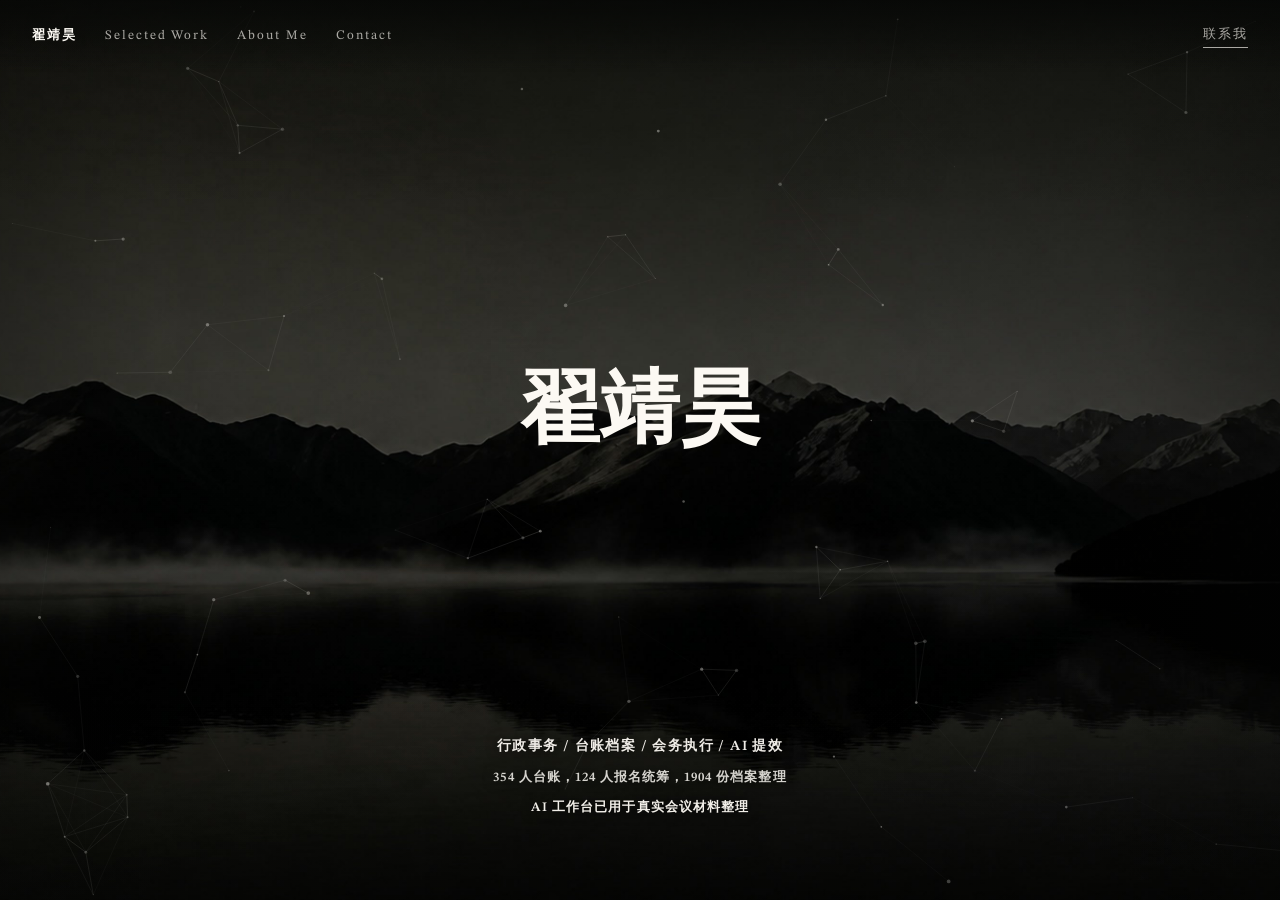
<file: index.html>
<!DOCTYPE html>
<html lang="zh-CN">
<head>
  <meta charset="UTF-8">
  <meta name="viewport" content="width=device-width, initial-scale=1, viewport-fit=cover">
  <title>翟靖昊</title>
  <meta name="description" content="以行政事务、台账档案与会务执行为主，使用 AI 工具优化会议纪要、资料整理和重复性流程。354 人台账 · 124 人报名统筹 · 1904 份档案整理。">
  <meta property="og:type" content="website">
  <meta property="og:site_name" content="翟靖昊">
  <meta property="og:title" content="翟靖昊">
  <meta property="og:description" content="以行政事务、台账档案与会务执行为主，使用 AI 工具优化会议纪要、资料整理和重复性流程。">
  <meta property="og:image" content="https://mendylecoretta74-ship-it.github.io/zhai-jinghao-resume/assets/images/og-cover.png">
  <meta property="og:url" content="https://mendylecoretta74-ship-it.github.io/zhai-jinghao-resume/">
  <link rel="icon" href="data:image/svg+xml,%3Csvg xmlns='http://www.w3.org/2000/svg' viewBox='0 0 64 64'%3E%3Crect width='64' height='64' fill='%23000000'/%3E%3Ctext x='32' y='44' font-size='34' font-family='Georgia,serif' fill='%23FCF9F3' text-anchor='middle'%3E%E7%BF%9F%3C/text%3E%3C/svg%3E">
  <link rel="preload" as="font" type="font/woff2" href="assets/fonts/stix-two-text-latin.woff2" crossorigin>
  <link rel="stylesheet" href="assets/styles.css?v=36">
</head>
<body>

  <a class="skip" href="#content">Skip to content</a>

  <!-- 全屏画布：页面主体（粒子场 / 大标题 / 项目预览均绘制于此，DOM 不承载可见主视觉） -->
  <canvas id="scene" aria-hidden="true"></canvas>

  <!-- 内部滚动容器：DOM 只承载 UI 层与语义层 -->
  <div class="viewport" id="viewport">
    <main id="content">

      <section class="screen screen-home" data-section="home" aria-label="Hero">
        <div class="hero-meta">
          <h1 class="sr-only">翟靖昊</h1>
          <p class="hero-role">行政事务 / 台账档案 / 会务执行 / AI 提效</p>
          <p class="hero-proof">354 人台账，124 人报名统筹，1904 份档案整理</p>
          <p class="hero-proof hero-use">AI 工作台已用于真实会议材料整理</p>
        </div>
      </section>

      <section class="screen screen-work" data-section="work" aria-label="Selected Work">
        <div class="carousel">
          <p class="counter" id="counter">01 / 04</p>
          <h2 class="work-title" id="workTitle">354 人信息台账管理</h2>
          <p class="work-desc" id="workDesc">批量录入核对与定期报送，归档零差错</p>
          <p class="work-meta" id="workMeta">台账维护 / 数据核验 / 定期报送</p>
          <div class="work-tabs" id="workTabs" aria-label="切换项目"></div>
          <p class="work-links" id="workLinks"></p>
        </div>
      </section>

      <section class="screen screen-about" data-section="about" aria-label="About Me">
        <h2 class="about-head">效率　准确　复盘</h2>
        <p class="about-text">以行政事务、台账档案与会务执行为主，使用 AI 工具优化会议纪要、资料整理和重复性流程。在校担任辅导员助理，数据零差错，愿从基础做起，长期稳定发展。</p>
        <p class="about-label">PERSONAL STRENGTHS</p>
        <p class="about-strengths">严谨细致、执行力强，习惯以清单与节点推进工作，经手事务零差错；善于倾听协调，能识别可 AI 化的重复场景，独立完成流程自动化与知识沉淀。</p>
        <dl class="about-meta">
          <div><dt>教育</dt><dd>辽宁工程职业学院 · 电气自动化技术（2023.09 - 2026.07）</dd></div>
          <div><dt>经历</dt><dd>辅导员助理 · 班级团支部书记</dd></div>
          <div><dt>技能</dt><dd>Excel 台账 / 公文排版 / PS·SAI2 / AI 工具应用</dd></div>
          <div><dt>荣誉</dt><dd>国家励志奖学金 · 优秀毕业生 · 优秀学生干部 · 中共党员</dd></div>
        </dl>
      </section>

      <section class="screen screen-contact" data-section="contact" aria-label="Contact">
        <h2 class="contact-head">保持联系</h2>
        <p class="contact-line"><a href="mailto:z3090194616@outlook.com">z3090194616@outlook.com</a></p>
        <p class="contact-line">195 2910 0661</p>
        <a class="cta-line" href="mailto:z3090194616@outlook.com">联系我</a>
      </section>

      <footer class="footer">
        <p>© 2026 翟靖昊</p>
        <a class="cta-line" href="mailto:z3090194616@outlook.com">联系我</a>
      </footer>

    </main>
  </div>

  <!-- 顶部导航（固定层）：4 项 + 全站 CTA -->
  <nav class="nav" aria-label="Main navigation">
    <a class="nav-logo" href="#home" data-target="home">翟靖昊</a>
    <a href="#work" data-target="work">Selected Work</a>
    <a href="#about" data-target="about">About Me</a>
    <a href="#contact" data-target="contact">Contact</a>
    <a class="cta-line nav-cta" href="mailto:z3090194616@outlook.com">联系我</a>
  </nav>

  <script src="assets/vendor/gsap.min.js"></script>
  <script src="assets/app.js?v=48"></script>
</body>
</html>
</file>
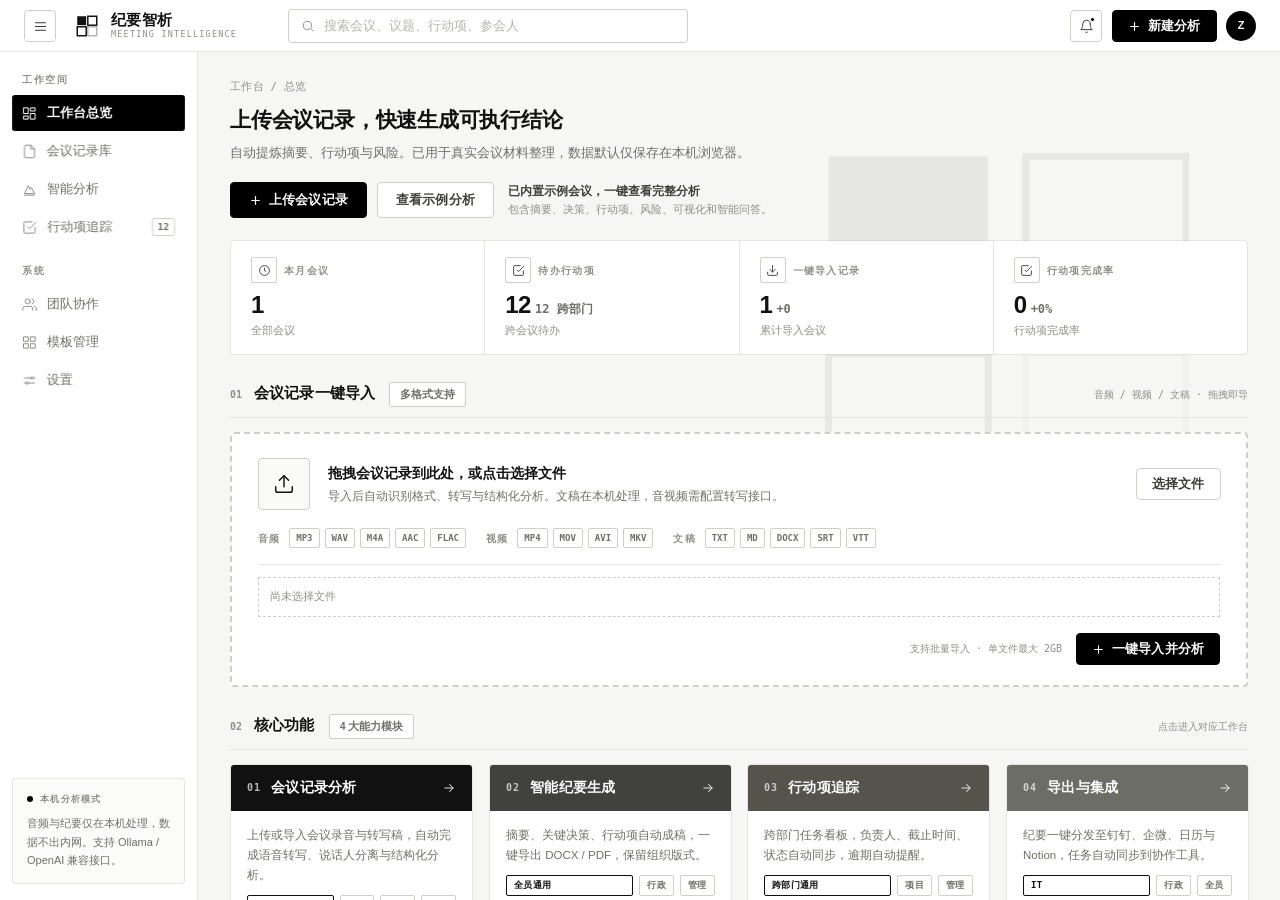
<file: workbench/index.html>
<!DOCTYPE html>
<html lang="zh-CN">
<head>
<meta charset="UTF-8">
<meta name="viewport" content="width=device-width, initial-scale=1.0">
<title>纪要智析 · 会议记录智能分析工作台</title>
<link rel="icon" href="data:image/svg+xml,%3Csvg xmlns='http://www.w3.org/2000/svg' viewBox='0 0 64 64'%3E%3Crect width='64' height='64' rx='6' fill='%230B0B0B'/%3E%3Ctext x='32' y='44' font-size='30' font-weight='900' font-family='sans-serif' fill='%23FFFFFF' text-anchor='middle'%3E%E8%AE%B0%3C/text%3E%3C/svg%3E">
<style>
  :root {
    --bg: #f6f6f4;
    --surface: #ffffff;
    --line: #e5e5e1;
    --line-strong: #cfcfc9;
    --line-hover: #9c9c95;
    --shadow-soft: 0 8px 22px rgba(0,0,0,.06);
    --ink-900: #111111;
    --ink-700: #3c3c38;
    --ink-500: #6f6f6a;
    --ink-400: #8e8e89;
    --ink-300: #b5b5b0;
    --black: #000000;
    --acc-01: #1c1c1c;
    --acc-02: #41413d;
    --acc-03: #56524c;
    --acc-04: #6d6d68;
    --acc-05: #8b8b86;
    --mono: "SF Mono", ui-monospace, "JetBrains Mono", Menlo, Consolas, monospace;
  }
  * { margin:0; padding:0; box-sizing:border-box; }
  html, body { height:100%; }
  body {
    font-family:-apple-system, BlinkMacSystemFont, "SF Pro Text", "SF Pro Display", "PingFang SC", "Helvetica Neue", "Microsoft YaHei", sans-serif;
    background:var(--bg); color:var(--ink-900);
    font-size:13px; line-height:1.6; overflow:hidden;
    -webkit-font-smoothing:antialiased; text-rendering:optimizeLegibility;
  }
  ::selection { background:#111; color:#fff; }
  button { font-family:inherit; cursor:pointer; }
  input { font-family:inherit; }
  svg { display:block; }

  .app { display:flex; flex-direction:column; height:100vh; }

  /* ---------- Top bar ---------- */
  .topbar {
    height:52px; background:var(--surface); border-bottom:1px solid var(--line);
    display:flex; align-items:center; gap:18px; padding:0 24px; flex:0 0 auto;
  }
  .brand { display:flex; align-items:center; gap:11px; min-width:196px; }
  .brand-logo { flex:0 0 auto; }
  .brand-name { font-size:15px; font-weight:750; letter-spacing:.02em; line-height:1.1; }
  .brand-sub { display:block; font-family:var(--mono); font-size:8.5px; letter-spacing:.14em; color:var(--ink-400); font-weight:500; margin-top:2px; }
  .watermark {
    position:absolute; top:22px; right:6px; width:470px; height:470px;
    opacity:.06; pointer-events:none; z-index:0;
  }
  .search {
    flex:1; max-width:400px; height:34px; border:1px solid var(--line-strong); border-radius:3px;
    background:var(--surface); display:flex; align-items:center; gap:9px; padding:0 12px;
    color:var(--ink-400); transition:border-color .25s ease;
  }
  .search:focus-within { border-color:var(--black); }
  .search input { border:none; outline:none; background:transparent; flex:1; font-size:12.5px; color:var(--ink-900); }
  .search input::placeholder { color:var(--ink-300); }
  .top-actions { margin-left:auto; display:flex; align-items:center; gap:10px; }
  .icon-btn {
    width:32px; height:32px; border:1px solid var(--line-strong); border-radius:4px;
    background:var(--surface); display:flex; align-items:center; justify-content:center;
    color:var(--ink-700); position:relative; will-change:transform;
    transition:border-color .25s ease, color .25s ease;
  }
  .icon-btn:hover { border-color:var(--ink-900); color:var(--ink-900); }
  .icon-btn .pip {
    position:absolute; top:6px; right:6px; width:5px; height:5px; border-radius:50%;
    background:var(--black); border:1px solid var(--surface);
  }
  .btn {
    height:32px; padding:0 15px; border-radius:4px; font-size:12.5px; font-weight:600;
    display:inline-flex; align-items:center; gap:7px; letter-spacing:.01em; will-change:transform;
  }
  .btn-solid {
    background:var(--black); color:#fff; border:1px solid var(--black);
    transition:background-color .25s ease;
  }
  .btn-solid:hover { background:#2e2e2e; }
  .btn-ghost {
    background:var(--surface); color:var(--ink-700); border:1px solid var(--line-strong);
    transition:border-color .25s ease, color .25s ease;
  }
  .btn-ghost:hover { border-color:var(--ink-900); color:var(--ink-900); }
  .btn:disabled { opacity:.48; cursor:wait; pointer-events:none; }
  .avatar {
    width:30px; height:30px; border-radius:50%; background:var(--black); color:#fff;
    display:flex; align-items:center; justify-content:center; font-size:11px; font-weight:600;
  }

  /* ---------- Body ---------- */
  .body { display:flex; flex:1; min-height:0; }

  /* Sidebar */
  .sidebar {
    width:198px; background:var(--surface); border-right:1px solid var(--line);
    padding:18px 12px 16px; display:flex; flex-direction:column; flex:0 0 auto;
    overflow:hidden; transition:width .28s cubic-bezier(.22,.61,.36,1), padding .28s cubic-bezier(.22,.61,.36,1), border-color .2s ease, transform .28s cubic-bezier(.22,.61,.36,1);
  }
  .sidebar > * { min-width:173px; }
  .app.sidebar-collapsed .sidebar { width:0; padding-left:0; padding-right:0; border-right-color:transparent; }
  .sidebar-overlay { display:none; }
  .nav-label {
    font-family:var(--mono); font-size:9.5px; font-weight:600; letter-spacing:.16em;
    color:var(--ink-400); padding:2px 10px 8px; text-transform:uppercase;
  }
  .nav-item {
    display:flex; align-items:center; gap:10px; padding:8px 10px; margin-bottom:2px;
    border-radius:3px; color:var(--ink-500); font-size:12.5px; font-weight:500;
    cursor:pointer; position:relative; user-select:none; will-change:transform;
    transition:background-color .25s ease, color .25s ease;
  }
  .nav-item svg { color:var(--ink-400); }
  .nav-item:hover { background:#f0f0ee; color:var(--ink-900); }
  .nav-item.active { background:var(--black); color:#fff; font-weight:600; }
  .nav-item.active svg { color:#fff; }
  .nav-badge {
    margin-left:auto; font-family:var(--mono); font-size:9.5px; font-weight:600;
    border:1px solid var(--line-strong); border-radius:2px; padding:0 5px; color:var(--ink-500);
  }
  .nav-item.active .nav-badge { border-color:#555; color:#ccc; }
  .side-foot {
    margin-top:auto; border:1px solid var(--line); border-radius:3px; padding:13px 14px;
    background:#fbfbfa;
  }
  .side-foot .sf-label {
    font-family:var(--mono); font-size:9px; letter-spacing:.14em; color:var(--ink-400);
    text-transform:uppercase; display:flex; align-items:center; gap:7px; font-weight:600;
  }
  .side-foot .sf-dot { width:6px; height:6px; border-radius:50%; background:var(--black); }
  .side-foot p { font-size:11px; color:var(--ink-500); margin-top:8px; line-height:1.7; }

  /* Main */
  .main { flex:1; overflow-y:auto; padding:26px 32px 40px; scroll-behavior:smooth; }
  .crumb { font-family:var(--mono); font-size:10.5px; color:var(--ink-400); margin-bottom:10px; letter-spacing:.03em; }
  .crumb b { color:var(--ink-700); font-weight:600; }
  .head { display:flex; align-items:flex-start; gap:16px; flex-wrap:wrap; }
  .head h1 { font-size:21px; font-weight:750; letter-spacing:-.01em; line-height:1.25; }
  .hero-left { flex:1; min-width:280px; }
  .value-hero { padding:2px 0 22px; }
  .value-title { max-width:720px; font-size:32px; font-weight:850; letter-spacing:-.035em; line-height:1.2; }
  .value-sub { max-width:680px; margin-top:9px; font-size:13px; color:var(--ink-500); line-height:1.7; }
  .value-actions { display:flex; align-items:center; gap:10px; margin-top:18px; flex-wrap:wrap; }
  .value-actions .btn { height:36px; padding:0 18px; }
  .demo-proof { margin-left:4px; max-width:390px; line-height:1.45; }
  .demo-proof strong { display:block; font-size:11.5px; color:var(--ink-700); font-weight:650; }
  .demo-proof span { display:block; margin-top:2px; font-size:10.5px; color:var(--ink-400); }
  .badge {
    font-size:10.5px; font-weight:600; padding:3px 10px; border-radius:2px;
    display:inline-flex; align-items:center; gap:5px;
  }
  .badge.solid { background:var(--black); color:#fff; }
  .badge.line { border:1px solid var(--line-strong); color:var(--ink-500); background:var(--surface); }
  .head-side { margin-left:auto; display:flex; gap:8px; align-items:center; }
  .meta { display:flex; gap:22px; color:var(--ink-500); font-size:11.5px; margin:12px 0 22px; flex-wrap:wrap; }
  .meta span { display:flex; align-items:center; gap:7px; }
  .meta .mono { font-family:var(--mono); font-size:11px; color:var(--ink-700); font-weight:600; }

  /* KPI */
  .kpis {
    display:grid; grid-template-columns:repeat(4,1fr); gap:1px;
    border:1px solid var(--line); background:var(--line); border-radius:4px; overflow:hidden;
    margin-bottom:22px;
  }
  .kpi { padding:16px 20px 15px; position:relative; background:var(--surface); }
  .kpi::before { content:""; position:absolute; top:0; left:0; right:0; height:2px; background:var(--acc,var(--black)); transform:scaleX(0); transform-origin:left; transition:transform .25s ease; }
  .kpi:hover::before { transform:scaleX(1); }
  .kpi .k-label {
    font-family:var(--mono); font-size:9.5px; font-weight:600; letter-spacing:.14em;
    color:var(--ink-400); text-transform:uppercase; display:flex; align-items:center; gap:7px;
  }
  .kpi .k-icon {
    width:26px; height:26px; border:1px solid var(--line-strong); border-radius:2px;
    display:inline-flex; align-items:center; justify-content:center; color:var(--ink-700);
  }
  .kpi .k-num {
    font-size:24px; font-weight:750; letter-spacing:-.02em; margin-top:9px;
    font-variant-numeric:tabular-nums; line-height:1.1;
  }
  .kpi .k-num small { font-family:var(--mono); font-size:12px; font-weight:600; color:var(--ink-500); margin-left:4px; letter-spacing:0; }
  .kpi .k-sub { font-size:11px; color:var(--ink-400); margin-top:3px; font-weight:450; }

  /* Tabs */
  .tabs { display:flex; gap:26px; border-bottom:1px solid var(--line); margin-bottom:20px; }
  .tab {
    padding:9px 1px 10px; font-size:12.5px; color:var(--ink-400); cursor:pointer;
    margin-bottom:-1px; font-weight:500; position:relative;
    display:flex; align-items:center; gap:7px; user-select:none;
  }
  .tab::after {
    content:""; position:absolute; left:0; right:0; bottom:-1px; height:2px;
    background:var(--black); transform:scaleX(0); transform-origin:left;
    transition:transform .32s cubic-bezier(.22,.61,.36,1);
  }
  .tab:hover { color:var(--ink-700); }
  .tab.active { color:var(--ink-900); font-weight:650; }
  .tab.active::after { transform:scaleX(1); }
  .tab .cnt { font-family:var(--mono); font-size:9.5px; color:var(--ink-400); font-weight:500; }
  .tab.active .cnt { color:var(--ink-500); }

  /* Grid */
  .grid { display:grid; grid-template-columns:minmax(0,1fr) 320px; gap:16px; align-items:start; }
  .col { display:flex; flex-direction:column; gap:16px; min-width:0; }
  .card {
    background:var(--surface); border:1px solid var(--line); border-radius:4px;
    padding:20px; will-change:transform;
    transition:border-color .3s ease, box-shadow .3s ease;
  }
  .card:hover { border-color:var(--line-hover); box-shadow:var(--shadow-soft); }
  .card-head { display:flex; align-items:baseline; gap:9px; margin-bottom:16px; }
  .card-head h3 { font-size:13.5px; font-weight:650; letter-spacing:.01em; }
  .card-head .hint { margin-left:auto; font-family:var(--mono); font-size:9.5px; color:var(--ink-400); letter-spacing:.05em; font-weight:500; }
  .ai-tag {
    font-family:var(--mono); font-size:9px; font-weight:700; letter-spacing:.12em;
    border:1px solid var(--black); border-radius:2px; padding:1px 5px; color:var(--black);
    display:inline-flex; align-items:center; gap:4px;
  }
  .sec-num { font-family:var(--mono); font-size:10px; color:var(--ink-400); font-weight:600; }

  /* Summary */
  .summary { font-size:13px; line-height:2; color:var(--ink-900); font-weight:500; }
  .summary strong { color:var(--ink-900); font-weight:700; background:#f0f0ee; padding:0 4px; border-radius:2px; }

  /* Decisions */
  .decision { display:flex; gap:12px; padding:11px 0; border-bottom:1px solid var(--line); align-items:flex-start; }
  .decision:last-child { border-bottom:none; padding-bottom:0; }
  .check {
    width:20px; height:20px; border:1px solid var(--black); border-radius:2px;
    display:flex; align-items:center; justify-content:center; flex:0 0 auto; margin-top:2px; color:var(--black);
  }
  .decision p { font-size:12.5px; line-height:1.75; color:var(--ink-900); font-weight:500; }
  .decision b { color:var(--ink-900); font-weight:650; }
  .decision .tag { display:block; margin-top:4px; font-size:10.5px; color:var(--ink-700); font-weight:550; }

  /* Action rows */
  .action-row {
    display:grid; grid-template-columns:minmax(0,1fr) 96px 62px 66px 24px; gap:12px; align-items:center;
    padding:11px 6px 11px 10px; border-bottom:1px solid var(--line);
    transition:background .22s ease; position:relative;
  }
  .action-row::before {
    content:""; position:absolute; left:0; top:22%; bottom:22%; width:2px;
    background:var(--black); transform:scaleY(0); transform-origin:center;
    transition:transform .28s cubic-bezier(.22,.61,.36,1);
  }
  .action-row:last-child { border-bottom:none; }
  .action-row:hover { background:#fafaf8; }
  .action-row:hover::before { transform:scaleY(1); }
  .action-name { font-size:12.5px; font-weight:600; color:var(--ink-900); }
  .action-name small { display:block; color:var(--ink-700); font-weight:500; font-size:10.5px; margin-top:2px; }
  .person { display:flex; align-items:center; gap:7px; font-size:11.5px; color:var(--ink-900); font-weight:550; }
  .pavatar {
    width:20px; height:20px; border-radius:50%; background:var(--ink-900); color:#fff;
    display:flex; align-items:center; justify-content:center; font-size:9px; font-weight:600;
  }
  .due { font-family:var(--mono); font-size:10.5px; color:var(--ink-700); font-weight:500; }
  .st {
    font-size:10px; font-weight:600; text-align:center; padding:3px 0; border-radius:2px;
    font-family:var(--mono); letter-spacing:.04em;
  }
  .st.todo { border:1px solid var(--line-strong); color:var(--ink-700); background:var(--surface); }
  .st.doing { background:var(--black); color:#fff; border:1px solid var(--black); }
  .st.done { color:var(--ink-500); border:1px solid transparent; }
  .action-delete, .row-delete {
    width:24px; height:24px; padding:0; border:1px solid transparent; border-radius:2px;
    background:transparent; color:var(--ink-400); display:inline-flex; align-items:center; justify-content:center;
    font-size:17px; line-height:1; font-weight:400; transition:border-color .22s ease, color .22s ease, background-color .22s ease;
  }
  .action-delete:hover, .row-delete:hover { border-color:var(--line-strong); color:var(--ink-900); background:var(--surface); }

  /* Timeline */
  .tl { position:relative; padding-left:24px; }
  .tl::before { content:""; position:absolute; left:6px; top:8px; bottom:8px; width:1px; background:var(--line-strong); }
  .tl-item { position:relative; margin-bottom:15px; cursor:pointer; }
  .tl-item:last-child { margin-bottom:0; }
  .tl-item::before {
    content:""; position:absolute; left:-22px; top:6px; width:9px; height:9px; border-radius:50%;
    background:var(--surface); border:2px solid var(--ink-900); transition:background .18s ease;
  }
  .tl-item:hover::before { background:var(--black); }
  .tl-item .row1 { display:flex; align-items:center; gap:9px; }
  .tl-item .idx { font-family:var(--mono); font-size:9.5px; color:var(--ink-400); font-weight:600; }
  .tl-item .t { font-size:12.5px; font-weight:600; color:var(--ink-900); }
  .tl-item .tm { font-family:var(--mono); font-size:10px; color:var(--ink-400); margin-left:auto; }
  .tl-bar { height:5px; background:var(--line); margin-top:8px; border-radius:1px; overflow:hidden; }
  .tl-bar i { display:block; height:100%; background:var(--ink-900); border-radius:1px; }

  /* Speaker share */
  .stack { display:flex; height:34px; border:1px solid var(--line-strong); border-radius:2px; overflow:hidden; }
  .stack i { display:block; height:100%; }
  .lg { margin-top:16px; display:flex; flex-direction:column; gap:9px; }
  .lg-row { display:grid; grid-template-columns:16px 1fr auto; gap:9px; align-items:center; font-size:11.5px; }
  .lg-row .sw { width:10px; height:10px; border:1px solid var(--ink-900); border-radius:1px; }
  .lg-row .nm { color:var(--ink-700); font-weight:500; }
  .lg-row .pc { font-family:var(--mono); font-size:10.5px; color:var(--ink-500); font-weight:600; }

  /* Heat */
  .heat-row { display:grid; grid-template-columns:70px minmax(0,1fr) 30px; gap:10px; align-items:center; margin-bottom:11px; font-size:11.5px; color:var(--ink-700); font-weight:500; }
  .heat-bar { height:6px; background:var(--line); border-radius:1px; overflow:hidden; }
  .heat-bar i { display:block; height:100%; background:var(--ink-900); border-radius:1px; }
  .heat-row .v { font-family:var(--mono); font-size:10.5px; color:var(--ink-500); text-align:right; font-weight:600; }

  /* Risks */
  .risk {
    display:flex; gap:12px; padding:12px 13px; margin-bottom:10px; align-items:flex-start;
    border:1px solid var(--line); border-left:2px solid var(--ink-900); background:#fcfcfb;
  }
  .risk.warn { border-left-color:var(--ink-700); }
  .risk b { display:block; font-size:12px; font-weight:650; color:var(--ink-900); margin-bottom:2px; }
  .risk p { font-size:11.5px; line-height:1.7; color:var(--ink-500); font-weight:450; }
  .risk-ico {
    width:20px; height:20px; border:1px solid var(--ink-900); border-radius:2px;
    display:flex; align-items:center; justify-content:center; flex:0 0 auto; color:var(--ink-900); margin-top:1px;
  }

  /* Q&A */
  .qa { border-radius:2px; padding:11px 13px; font-size:12px; line-height:1.8; margin-bottom:10px; }
  .qa.q { background:var(--black); color:#fff; font-weight:500; }
  .qa.a { background:var(--surface); border:1px solid var(--line); color:var(--ink-700); }
  .qa .cite { font-family:var(--mono); font-size:10px; color:var(--ink-400); font-weight:600; }
  .qa-input {
    display:flex; align-items:center; gap:9px; border:1px solid var(--line-strong); border-radius:2px;
    padding:9px 12px; color:var(--ink-400); font-size:12px; background:var(--surface); transition:border-color .18s ease;
  }
  .qa-input:hover, .qa-input:focus-within { border-color:var(--black); }
  .qa-input .send { margin-left:auto; color:var(--ink-900); display:flex; }

  /* ---------- Sections ---------- */
  .sec { margin-top:26px; }
  .sec-head { display:flex; align-items:baseline; gap:12px; margin-bottom:14px; padding-bottom:10px; border-bottom:1px solid var(--line); }
  .sec-head h2 { font-size:15px; font-weight:700; letter-spacing:.01em; }
  .sec-head .badge { margin-left:2px; }
  .sec-head .hint { margin-left:auto; font-family:var(--mono); font-size:10px; color:var(--ink-400); font-weight:500; }
  .viz-grid { display:grid; grid-template-columns:minmax(0,1.05fr) minmax(0,1.4fr) minmax(0,1fr); gap:16px; align-items:stretch; }
  .sop-grid { display:grid; grid-template-columns:minmax(0,1.35fr) minmax(0,1fr); gap:16px; align-items:start; }

  /* Word cloud */
  .wordcloud { display:flex; flex-wrap:wrap; align-items:center; align-content:center; gap:13px 17px; padding:6px 2px; min-height:158px; }
  .wc { cursor:default; line-height:1.4; font-weight:600; color:var(--ink-700); will-change:transform; }
  .wc:hover { color:var(--black); text-decoration:underline; text-underline-offset:3px; }
  .wc-tip { font-size:10.5px; color:var(--ink-400); line-height:1.8; margin-top:2px; font-weight:450; }

  /* Chart */
  .chart svg { width:100%; display:block; }
  .chart-x { display:flex; justify-content:space-between; font-family:var(--mono); font-size:9.5px; color:var(--ink-400); margin-top:5px; }
  .chart-note { font-size:11px; color:var(--ink-500); margin-top:12px; display:flex; align-items:center; gap:8px; font-weight:450; }
  .legend-line { width:16px; height:2px; background:var(--black); display:inline-block; }

  /* Quotes */
  .quote { display:flex; gap:12px; padding:12px 0; border-bottom:1px solid var(--line); align-items:flex-start; }
  .quote:last-child { border-bottom:none; padding-bottom:0; }
  .qmark {
    width:24px; height:24px; border:1px solid var(--line-strong); border-radius:2px;
    display:flex; align-items:center; justify-content:center; flex:0 0 auto; color:var(--ink-900); margin-top:1px;
  }
  .quote-body p { font-size:12.5px; line-height:1.75; color:var(--ink-700); font-weight:450; }
  .quote-body p strong { color:var(--ink-900); font-weight:700; background:#f0f0ee; padding:0 4px; border-radius:2px; }
  .qmeta { display:flex; align-items:center; gap:8px; margin-top:7px; font-family:var(--mono); font-size:10px; color:var(--ink-400); flex-wrap:wrap; font-weight:500; }
  .qmeta .name { font-family:inherit; color:var(--ink-500); font-weight:600; }
  .tag-chip { font-size:9px; font-weight:700; padding:1px 7px; border:1px solid var(--line-strong); border-radius:2px; color:var(--ink-500); letter-spacing:.06em; }
  .tag-chip.solid { background:var(--black); color:#fff; border-color:var(--black); }

  /* SOP */
  .sop-desc { font-size:11.5px; color:var(--ink-500); background:#fafaf8; border:1px solid var(--line); border-radius:2px; padding:10px 13px; margin-bottom:8px; line-height:1.8; font-weight:450; }
  .sop-step { display:flex; gap:13px; padding:11px 0; border-bottom:1px solid var(--line); align-items:flex-start; }
  .sop-step:last-child { border-bottom:none; padding-bottom:0; }
  .step-num {
    font-family:var(--mono); font-size:11px; font-weight:700; color:var(--ink-900);
    width:26px; height:26px; border:1px solid var(--ink-900); border-radius:2px;
    display:flex; align-items:center; justify-content:center; flex:0 0 auto; margin-top:1px;
  }
  .sop-step p { font-size:12.5px; line-height:1.6; font-weight:600; color:var(--ink-900); }
  .sop-step p span.desc { display:block; font-size:11.5px; color:var(--ink-500); font-weight:450; margin-top:2px; }
  .chips { display:flex; gap:6px; margin-top:7px; flex-wrap:wrap; }
  .chip {
    font-family:var(--mono); font-size:9px; font-weight:600; padding:2px 8px;
    border:1px solid var(--line-strong); border-radius:2px; color:var(--ink-500); letter-spacing:.04em;
  }
  .chip.role { color:var(--ink-900); border-color:var(--ink-900); font-weight:700; }
  .sop-actions { display:flex; gap:8px; margin-top:14px; flex-wrap:wrap; }

  /* Advice */
  .advice { display:flex; gap:13px; padding:12px 0; border-bottom:1px solid var(--line); align-items:flex-start; }
  .advice:last-child { border-bottom:none; padding-bottom:0; }
  .prio {
    font-family:var(--mono); font-size:9px; font-weight:700; letter-spacing:.1em;
    border:1px solid var(--ink-900); border-radius:2px; padding:2px 7px; flex:0 0 auto; margin-top:2px;
  }
  .prio.mid { border-color:var(--ink-500); color:var(--ink-500); font-weight:600; }
  .prio.low { border-color:var(--line-strong); color:var(--ink-400); font-weight:600; }
  .advice p { font-size:12.5px; line-height:1.75; color:var(--ink-700); font-weight:450; }
  .advice b { color:var(--ink-900); font-weight:650; }
  .advice .basis { display:block; font-family:var(--mono); font-size:10px; color:var(--ink-400); margin-top:6px; line-height:1.7; font-weight:500; }
  .advice .basis .cite { color:var(--ink-900); font-weight:700; }

  .foot {
    margin-top:34px; padding-top:14px; border-top:1px solid var(--line);
    font-family:var(--mono); font-size:9.5px; letter-spacing:.12em; color:var(--ink-400);
    display:flex; justify-content:space-between; text-transform:uppercase;
  }

  /* ---------- Page switching ---------- */
  .page { display:none; position:relative; }
  .page.on { display:block; }

  /* ---------- Dashboard ---------- */
  .mod-grid { display:grid; grid-template-columns:repeat(4,1fr); gap:16px; }
  .mod-card {
    background:var(--surface); border:1px solid var(--line); border-radius:4px;
    cursor:pointer; overflow:hidden; will-change:transform;
    transition:border-color .3s ease, box-shadow .3s ease;
  }
  .mod-card:hover { border-color:var(--line-hover); box-shadow:var(--shadow-soft); }
  .mod-block {
    height:46px; padding:0 16px; display:flex; align-items:center; gap:10px; color:#fff;
  }
  .mod-idx { font-family:var(--mono); font-size:10px; font-weight:700; letter-spacing:.1em; opacity:.7; }
  .mod-block h3 { font-size:13.5px; font-weight:700; letter-spacing:.02em; }
  .mod-block .arr { margin-left:auto; opacity:.85; display:flex; }
  .mod-body { padding:14px 16px 15px; }
  .mod-body p { font-size:11.5px; line-height:1.75; color:var(--ink-500); font-weight:450; }
  .mod-tags { display:flex; gap:6px; margin-top:10px; flex-wrap:wrap; }
  .mod-tag {
    font-family:var(--mono); font-size:9px; font-weight:600; color:var(--ink-500);
    border:1px solid var(--line-strong); border-radius:2px; padding:2px 7px; letter-spacing:.03em;
  }
  .mod-tag.main { color:var(--ink-900); border-color:var(--ink-900); font-weight:700; }

  .import-card {
    border:2px dashed var(--line-strong); background:var(--surface); border-radius:4px;
    padding:24px 26px 20px; transition:border-color .2s ease, background .2s ease;
  }
  .import-card:hover { border-color:var(--ink-900); background:#fcfcfb; }
  .import-top { display:flex; gap:18px; align-items:center; flex-wrap:wrap; }
  .import-ico {
    width:52px; height:52px; border:1px solid var(--line-strong); border-radius:4px;
    display:flex; align-items:center; justify-content:center; color:var(--ink-900);
    flex:0 0 auto; background:#fafaf8;
  }
  .import-title { font-size:14px; font-weight:700; color:var(--ink-900); }
  .import-sub { font-size:11.5px; color:var(--ink-500); margin-top:3px; font-weight:450; }
  .import-formats { display:flex; gap:20px; margin-top:18px; flex-wrap:wrap; }
  .fmt-group { display:flex; align-items:center; gap:9px; }
  .fmt-label {
    font-family:var(--mono); font-size:9.5px; font-weight:700; letter-spacing:.12em;
    color:var(--ink-400); text-transform:uppercase;
  }
  .fmt-chips { display:flex; gap:5px; flex-wrap:wrap; }
  .fmt-chip {
    font-family:var(--mono); font-size:9px; font-weight:600; border:1px solid var(--line-strong);
    border-radius:2px; padding:2px 6px; color:var(--ink-500); background:var(--surface);
  }
  .import-files { margin-top:16px; border-top:1px solid var(--line); padding-top:12px; display:flex; flex-direction:column; gap:8px; }
  .import-empty { padding:10px 11px; border:1px dashed var(--line-strong); color:var(--ink-400); font-size:11px; }
  .file-row {
    display:flex; align-items:center; gap:10px; font-size:11.5px;
    padding:8px 11px; border:1px solid var(--line); border-radius:2px; background:#fcfcfb;
  }
  .file-row .f-name { font-weight:600; color:var(--ink-900); }
  .file-row .f-meta { font-family:var(--mono); font-size:10px; color:var(--ink-400); margin-left:auto; }
  .file-row .f-state {
    font-family:var(--mono); font-size:9px; font-weight:700; color:var(--ink-900);
    border:1px solid var(--ink-900); border-radius:2px; padding:2px 7px;
  }
  .import-bar {
    display:flex; align-items:center; justify-content:flex-end; gap:14px; margin-top:16px;
  }
  .import-bar span { font-family:var(--mono); font-size:10px; color:var(--ink-400); font-weight:500; }

  .dept-band {
    display:flex; align-items:center; gap:18px; flex-wrap:wrap;
    border:1px solid var(--line); border-left:3px solid var(--ink-900);
    background:#fbfbfa; border-radius:3px; padding:14px 18px; margin-top:16px;
  }
  .dept-note {
    font-family:var(--mono); font-size:10px; font-weight:700; letter-spacing:.12em;
    text-transform:uppercase; color:var(--ink-900);
  }
  .dept-tags { display:flex; gap:8px; flex-wrap:wrap; }
  .dept-tags span {
    font-family:var(--mono); font-size:10.5px; font-weight:600; color:var(--ink-500);
    border:1px solid var(--line-strong); border-radius:2px; padding:3px 9px; background:var(--surface);
  }
  .dept-band p { font-size:11px; color:var(--ink-400); margin-left:auto; font-weight:450; }

  .dash-row { display:grid; grid-template-columns:minmax(0,1.5fr) minmax(0,1fr); gap:16px; align-items:start; }
  .recent-row {
    display:grid; grid-template-columns:minmax(0,1fr) 64px 52px auto 16px 24px; gap:10px; align-items:center;
    padding:12px 4px 12px 10px; border-bottom:1px solid var(--line); cursor:pointer;
    transition:background .22s ease; position:relative;
  }
  .recent-row::before {
    content:""; position:absolute; left:0; top:22%; bottom:22%; width:2px;
    background:var(--black); transform:scaleY(0); transform-origin:center;
    transition:transform .28s cubic-bezier(.22,.61,.36,1);
  }
  .recent-row:last-child { border-bottom:none; }
  .recent-row:hover { background:#fafaf8; }
  .recent-row:hover::before { transform:scaleY(1); }
  .r-name { font-size:12.5px; font-weight:600; color:var(--ink-900); }
  .r-name small { display:block; color:var(--ink-400); font-weight:450; font-size:10.5px; margin-top:2px; }
  .r-type { font-family:var(--mono); font-size:9.5px; font-weight:600; color:var(--ink-500); border:1px solid var(--line-strong); border-radius:2px; padding:2px 7px; text-align:center; }
  .r-date { font-family:var(--mono); font-size:10.5px; color:var(--ink-400); }
  .r-acts { font-family:var(--mono); font-size:10px; font-weight:700; color:var(--ink-900); border:1px solid var(--ink-900); border-radius:2px; padding:2px 7px; text-align:center; }
  .r-arrow { color:var(--ink-300); display:flex; }
  .recent-row:hover .r-arrow { color:var(--ink-900); }
  .recent-row:hover .row-delete { color:var(--ink-700); }
  .dept-caption { font-family:var(--mono); font-size:9.5px; color:var(--ink-400); margin-top:12px; display:flex; justify-content:space-between; }

  /* ---------- Functional prototype additions ---------- */
  .lib-bar { display:flex; align-items:center; gap:8px; margin-bottom:14px; flex-wrap:wrap; }
  .fchip {
    font-family:var(--mono); font-size:10px; font-weight:600; color:var(--ink-500);
    border:1px solid var(--line-strong); border-radius:2px; padding:4px 12px; cursor:pointer;
    background:var(--surface); transition:border-color .22s ease, color .22s ease, background-color .22s ease;
    user-select:none;
  }
  .fchip:hover { border-color:var(--ink-900); color:var(--ink-900); }
  .fchip.active { background:var(--black); border-color:var(--black); color:#fff; }
  .lib-hint { margin-left:auto; font-family:var(--mono); font-size:10px; color:var(--ink-400); }
  .act-row {
    display:grid; grid-template-columns:minmax(0,1fr) 84px 60px 70px 40px 24px; gap:12px; align-items:center;
    padding:12px 6px 12px 10px; border-bottom:1px solid var(--line); position:relative;
    transition:background .22s ease;
  }
  .act-row::before { content:""; position:absolute; left:0; top:22%; bottom:22%; width:2px; background:var(--black); transform:scaleY(0); transform-origin:center; transition:transform .28s cubic-bezier(.22,.61,.36,1); }
  .act-row:hover { background:#fafaf8; }
  .act-row:hover::before { transform:scaleY(1); }
  .act-row:last-child { border-bottom:none; }
  .act-src { font-family:var(--mono); font-size:10px; color:var(--ink-700); font-weight:500; }
  .act-toggle {
    width:26px; height:26px; border:1px solid var(--line-strong); border-radius:2px;
    background:var(--surface); display:flex; align-items:center; justify-content:center;
    color:var(--ink-900); transition:border-color .22s ease, background-color .22s ease;
  }
  .act-toggle:hover { border-color:var(--ink-900); }
  .act-toggle.done { background:var(--black); border-color:var(--black); color:#fff; }
  .add-row { display:flex; gap:10px; margin-bottom:14px; }
  .add-row input {
    flex:1; height:34px; border:1px solid var(--line-strong); border-radius:4px; padding:0 12px;
    font-size:12.5px; outline:none; background:var(--surface); color:var(--ink-900);
    transition:border-color .22s ease;
  }
  .add-row input:focus { border-color:var(--ink-900); }
  .chat { display:flex; flex-direction:column; gap:10px; max-height:340px; overflow-y:auto; padding:4px 2px; }
  .msg { max-width:88%; padding:10px 13px; font-size:12px; line-height:1.8; border-radius:3px; }
  .msg.q { align-self:flex-end; background:var(--black); color:#fff; font-weight:500; }
  .msg.a { align-self:flex-start; background:var(--surface); border:1px solid var(--line); color:var(--ink-700); }
  .msg .cite { font-family:var(--mono); font-size:9.5px; color:var(--ink-400); display:block; margin-top:6px; font-weight:600; }
  .qa-chat-input { display:flex; align-items:center; gap:9px; border:1px solid var(--line-strong); border-radius:4px; padding:9px 12px; background:var(--surface); margin-top:12px; transition:border-color .22s ease; }
  .qa-chat-input:focus-within { border-color:var(--ink-900); }
  .qa-chat-input input { border:none; outline:none; flex:1; font-size:12px; background:transparent; color:var(--ink-900); }
  .qa-chat-input input::placeholder { color:var(--ink-300); }
  .import-progress { height:3px; background:var(--line); border-radius:1px; overflow:hidden; margin-top:8px; }
  .import-progress i { display:block; height:100%; background:var(--black); width:0%; transition:width .3s ease; }
  .empty { padding:34px 10px; text-align:center; color:var(--ink-400); font-size:12px; font-weight:450; }
  .toast {
    position:fixed; left:50%; bottom:26px; transform:translate(-50%,14px);
    background:var(--black); color:#fff; font-size:12px; font-weight:500;
    padding:10px 18px; border-radius:4px; z-index:99; box-shadow:0 10px 30px rgba(0,0,0,.18);
    opacity:0; pointer-events:none;
  }
  .tmpl-card { display:flex; align-items:center; gap:14px; border:1px solid var(--line); border-radius:4px; background:var(--surface); padding:16px 18px; cursor:pointer; transition:border-color .25s ease, box-shadow .25s ease; }
  .tmpl-card:hover { border-color:var(--line-hover); box-shadow:var(--shadow-soft); }
  .tmpl-card.active { border-color:var(--ink-900); box-shadow:0 0 0 1px var(--ink-900); }
  .tmpl-idx { font-family:var(--mono); font-size:10px; font-weight:700; border:1px solid var(--ink-900); border-radius:2px; padding:3px 7px; color:var(--ink-900); }
  .tmpl-card.active .tmpl-idx { background:var(--black); color:#fff; }
  .tmpl-body b { font-size:13px; color:var(--ink-900); font-weight:650; display:block; }
  .tmpl-body p { font-size:11px; color:var(--ink-500); margin-top:3px; font-weight:450; }
  .tmpl-check { margin-left:auto; color:var(--ink-300); display:flex; }
  .tmpl-card.active .tmpl-check { color:var(--ink-900); }
  .mem-card { border:1px solid var(--line); border-radius:4px; background:var(--surface); padding:16px; display:flex; align-items:center; gap:12px; }
  .mem-card .pavatar { width:34px; height:34px; font-size:13px; }
  .mem-card b { font-size:12.5px; color:var(--ink-900); display:block; font-weight:650; }
  .mem-card span { font-family:var(--mono); font-size:10px; color:var(--ink-400); font-weight:600; }
  .set-row { display:flex; align-items:center; gap:14px; padding:14px 4px; border-bottom:1px solid var(--line); }
  .set-row:last-child { border-bottom:none; }
  .set-row b { font-size:12.5px; font-weight:650; color:var(--ink-900); display:block; }
  .set-row p { font-size:11px; color:var(--ink-500); font-weight:450; margin-top:2px; }
  .set-row .ctl { margin-left:auto; }
  .switch { width:38px; height:22px; border:1px solid var(--line-strong); border-radius:99px; background:var(--surface); position:relative; cursor:pointer; transition:background-color .22s ease, border-color .22s ease; }
  .switch::after { content:""; position:absolute; top:2px; left:2px; width:16px; height:16px; border-radius:50%; background:var(--ink-700); transition:transform .25s cubic-bezier(.22,.61,.36,1), background-color .22s ease; }
  .switch.on { background:var(--black); border-color:var(--black); }
  .switch.on::after { transform:translateX(16px); background:#fff; }
  .grid2 { display:grid; grid-template-columns:1fr 1fr; gap:14px; }
  .grid3 { display:grid; grid-template-columns:repeat(3,1fr); gap:14px; }
  .tseg { display:grid; grid-template-columns:58px 1fr; gap:14px; padding:12px 0; border-bottom:1px solid var(--line); }
  .tseg:last-child { border-bottom:none; }
  .tseg .tt { font-family:var(--mono); font-size:10px; color:var(--ink-400); font-weight:600; padding-top:3px; }
  .tseg .ts p { font-size:12.5px; line-height:1.8; color:var(--ink-700); font-weight:450; }
  .tseg .ts b { color:var(--ink-900); font-weight:650; }
  .tseg.hit { background:#fafaf8; }

  @media (max-width:1200px) {
    .viz-grid, .sop-grid, .grid { grid-template-columns:1fr; }
    .mod-grid { grid-template-columns:1fr 1fr; }
    .dash-row { grid-template-columns:1fr; }
    .kpis { grid-template-columns:repeat(2,1fr); }
    .grid2, .grid3 { grid-template-columns:1fr; }
  }
  @media (max-width:760px) {
    .main { padding:22px 18px 34px; }
    .value-title { font-size:27px; }
    .value-actions { align-items:flex-start; }
    .demo-proof { flex-basis:100%; margin:2px 0 0; max-width:430px; }
    .topbar { padding:0 14px; gap:10px; }
    .brand { min-width:0; }
    .search { display:none; }
    .sidebar, .app.sidebar-collapsed .sidebar {
      position:fixed; left:0; top:52px; bottom:0; z-index:30; width:224px; padding:18px 12px 16px;
      border-right:1px solid var(--line); transform:translateX(-102%); box-shadow:none;
    }
    .sidebar.open, .app.sidebar-collapsed .sidebar.open { transform:translateX(0); box-shadow:18px 0 45px rgba(0,0,0,.14); }
    .sidebar-overlay { position:fixed; inset:52px 0 0; z-index:29; border:0; background:rgba(17,17,17,.28); opacity:0; pointer-events:none; transition:opacity .22s ease; }
    .sidebar-overlay.on { display:block; opacity:1; pointer-events:auto; }
    .recent-row { grid-template-columns:minmax(0,1fr) 24px 24px; gap:8px; }
    .recent-row .r-type, .recent-row .r-date, .recent-row .r-acts, .recent-row .r-arrow { display:none; }
    .action-row { grid-template-columns:minmax(0,1fr) 24px; gap:8px; }
    .action-row .person, .action-row .due, .action-row .st { display:none; }
    .act-row { grid-template-columns:minmax(0,1fr) 26px 24px; gap:8px; }
    .act-row .person, .act-row .due, .act-row .st { display:none; }
  }
  @media (prefers-reduced-motion:reduce) {
    *, *::before, *::after { animation-duration:.01ms !important; animation-iteration-count:1 !important; scroll-behavior:auto !important; }
  }
</style>
</head>
<body>
<div class="app">

  <!-- ================= Top bar ================= -->
  <div class="topbar" data-anim="topbar">
    <button class="icon-btn" id="sidebarToggle" type="button" aria-label="收起导航栏" aria-expanded="true" aria-controls="workbenchSidebar">
      <svg width="15" height="15" viewBox="0 0 24 24" fill="none" stroke="currentColor" stroke-width="1.7" stroke-linecap="round"><path d="M4 6h16M4 12h16M4 18h16"/></svg>
    </button>
    <div class="brand">
      <svg class="brand-logo" width="26" height="26" viewBox="0 0 32 32" fill="none" aria-hidden="true">
        <rect x="4" y="4" width="11" height="11" fill="#111111"/>
        <rect x="17" y="4" width="11" height="11" stroke="#111111" stroke-width="1.8"/>
        <rect x="4" y="17" width="11" height="11" stroke="#111111" stroke-width="1.8"/>
        <rect x="17" y="17" width="11" height="11" stroke="#b5b5b0" stroke-width="1.8"/>
      </svg>
      <div class="brand-name">纪要智析<small class="brand-sub">MEETING INTELLIGENCE</small></div>
    </div>
    <div class="search">
      <svg width="14" height="14" viewBox="0 0 24 24" fill="none" stroke="currentColor" stroke-width="1.7"><circle cx="11" cy="11" r="7"/><path d="M21 21l-4.3-4.3"/></svg>
      <input placeholder="搜索会议、议题、行动项、参会人">
    </div>
    <div class="top-actions">
      <button class="icon-btn" aria-label="通知">
        <svg width="15" height="15" viewBox="0 0 24 24" fill="none" stroke="currentColor" stroke-width="1.6" stroke-linecap="round" stroke-linejoin="round"><path d="M18 8a6 6 0 00-12 0c0 7-3 9-3 9h18s-3-2-3-9"/><path d="M13.7 21a2 2 0 01-3.4 0"/></svg>
        <span class="pip"></span>
      </button>
      <button class="btn btn-solid" data-anim="btn">
        <svg width="13" height="13" viewBox="0 0 24 24" fill="none" stroke="currentColor" stroke-width="2.2" stroke-linecap="round"><path d="M12 5v14M5 12h14"/></svg>
        新建分析
      </button>
      <div class="avatar" id="avatarLetter">Z</div>
    </div>
  </div>

  <div class="body">
    <!-- ================= Sidebar ================= -->
    <aside class="sidebar" id="workbenchSidebar">
      <div class="nav-label">工作空间</div>
      <div class="nav-item active" data-anim="nav" data-page="dash">
        <svg width="15" height="15" viewBox="0 0 24 24" fill="none" stroke="currentColor" stroke-width="1.6" stroke-linecap="round" stroke-linejoin="round"><rect x="3" y="3" width="7" height="9"/><rect x="14" y="3" width="7" height="5"/><rect x="14" y="12" width="7" height="9"/><rect x="3" y="16" width="7" height="5"/></svg>
        工作台总览
      </div>
      <div class="nav-item" data-anim="nav" data-page="library">
        <svg width="15" height="15" viewBox="0 0 24 24" fill="none" stroke="currentColor" stroke-width="1.6" stroke-linecap="round" stroke-linejoin="round"><path d="M14 2H6a2 2 0 00-2 2v16a2 2 0 002 2h12a2 2 0 002-2V8z"/><path d="M14 2v6h6"/></svg>
        会议记录库
      </div>
      <div class="nav-item" data-anim="nav" data-page="analysis">
        <svg width="15" height="15" viewBox="0 0 24 24" fill="none" stroke="currentColor" stroke-width="1.6" stroke-linecap="round" stroke-linejoin="round"><path d="M4 18L10 6l3 6 2-3 5 9z"/><path d="M4 21h16"/></svg>
        智能分析
      </div>
      <div class="nav-item" data-anim="nav" data-page="actions">
        <svg width="15" height="15" viewBox="0 0 24 24" fill="none" stroke="currentColor" stroke-width="1.6" stroke-linecap="round" stroke-linejoin="round"><path d="M9 11l3 3L22 4"/><path d="M21 12v7a2 2 0 01-2 2H5a2 2 0 01-2-2V5a2 2 0 012-2h11"/></svg>
        行动项追踪
        <span class="nav-badge" id="navBadge">0</span>
      </div>
      <div class="nav-label" style="margin-top:14px;">系统</div>
      <div class="nav-item" data-anim="nav" data-page="team">
        <svg width="15" height="15" viewBox="0 0 24 24" fill="none" stroke="currentColor" stroke-width="1.6" stroke-linecap="round" stroke-linejoin="round"><path d="M17 21v-2a4 4 0 00-4-4H5a4 4 0 00-4 4v2"/><circle cx="9" cy="7" r="4"/><path d="M23 21v-2a4 4 0 00-3-3.87"/><path d="M16 3.13a4 4 0 010 7.75"/></svg>
        团队协作
      </div>
      <div class="nav-item" data-anim="nav" data-page="templates">
        <svg width="15" height="15" viewBox="0 0 24 24" fill="none" stroke="currentColor" stroke-width="1.6" stroke-linecap="round" stroke-linejoin="round"><rect x="3" y="3" width="7" height="7"/><rect x="14" y="3" width="7" height="7"/><rect x="3" y="14" width="7" height="7"/><rect x="14" y="14" width="7" height="7"/></svg>
        模板管理
      </div>
      <div class="nav-item" data-anim="nav" data-page="settings">
        <svg width="15" height="15" viewBox="0 0 24 24" fill="none" stroke="currentColor" stroke-width="1.6" stroke-linecap="round" stroke-linejoin="round"><path d="M4 8h10M18 8h2M4 16h2M10 16h10"/><circle cx="16" cy="8" r="2"/><circle cx="8" cy="16" r="2"/></svg>
        设置
      </div>
      <div class="side-foot" data-anim="foot">
        <div class="sf-label"><span class="sf-dot"></span>本机分析模式</div>
        <p>音频与纪要仅在本机处理，数据不出内网。支持 Ollama / OpenAI 兼容接口。</p>
      </div>
    </aside>
    <button class="sidebar-overlay" id="sidebarOverlay" type="button" aria-label="关闭导航栏"></button>

    <!-- ================= Main ================= -->
    <main class="main">
      <!-- ================= 工作台总览 ================= -->
      <div id="page-dash" class="page on">
        <svg class="watermark" viewBox="0 0 200 200" fill="none" aria-hidden="true">
          <rect x="24" y="24" width="68" height="68" fill="#111111"/>
          <rect x="108" y="24" width="68" height="68" stroke="#111111" stroke-width="3"/>
          <rect x="24" y="108" width="68" height="68" stroke="#111111" stroke-width="3"/>
          <rect x="108" y="108" width="68" height="68" stroke="#b5b5b0" stroke-width="3"/>
        </svg>

        <div class="crumb">工作台 / 总览</div>

        <div class="head value-hero">
          <div class="hero-left">
            <h1 class="value-title">上传会议记录，快速生成可执行结论</h1>
            <p class="value-sub">自动提炼摘要、行动项与风险。已用于真实会议材料整理，数据默认仅保存在本机浏览器。</p>
            <div class="value-actions">
              <button class="btn btn-solid" id="heroUploadBtn">
                <svg width="13" height="13" viewBox="0 0 24 24" fill="none" stroke="currentColor" stroke-width="2.2" stroke-linecap="round"><path d="M12 5v14M5 12h14"/></svg>
                上传会议记录
              </button>
              <button class="btn btn-ghost" id="demoBtn">查看示例分析</button>
              <div class="demo-proof" id="demoProof">
                <strong>已内置示例会议，一键查看完整分析</strong>
                <span>包含摘要、决策、行动项、风险、可视化和智能问答。</span>
              </div>
            </div>
          </div>
        </div>

        <div class="kpis">
          <div class="kpi" style="--acc:#111111">
            <div class="k-label"><span class="k-icon"><svg width="13" height="13" viewBox="0 0 24 24" fill="none" stroke="currentColor" stroke-width="1.7"><circle cx="12" cy="12" r="9"/><path d="M12 7v5l3 2"/></svg></span>本月会议</div>
            <div class="k-num"><span id="kpiMeetings">0</span></div>
            <div class="k-sub">较上月 +12%</div>
          </div>
          <div class="kpi" style="--acc:#41413d">
            <div class="k-label"><span class="k-icon"><svg width="13" height="13" viewBox="0 0 24 24" fill="none" stroke="currentColor" stroke-width="1.7"><path d="M9 11l3 3L22 4"/><path d="M21 12v7a2 2 0 01-2 2H5a2 2 0 01-2-2V5a2 2 0 012-2h11"/></svg></span>待办行动项</div>
            <div class="k-num"><span id="kpiTodos">0</span><small><span id="kpiCross">0</span> 跨部门</small></div>
            <div class="k-sub">本周新增 08</div>
          </div>
          <div class="kpi" style="--acc:#56524c">
            <div class="k-label"><span class="k-icon"><svg width="13" height="13" viewBox="0 0 24 24" fill="none" stroke="currentColor" stroke-width="1.7" stroke-linecap="round" stroke-linejoin="round"><path d="M21 15v4a2 2 0 01-2 2H5a2 2 0 01-2-2v-4"/><path d="M7 10l5 5 5-5"/><path d="M12 15V3"/></svg></span>一键导入记录</div>
            <div class="k-num"><span id="kpiImports">0</span><small>+<span id="kpiImportsDelta">0</span></small></div>
            <div class="k-sub">本月新增导入</div>
          </div>
          <div class="kpi" style="--acc:#6d6d68">
            <div class="k-label"><span class="k-icon"><svg width="13" height="13" viewBox="0 0 24 24" fill="none" stroke="currentColor" stroke-width="1.7"><path d="M9 11l3 3L22 4"/><path d="M21 12v7a2 2 0 01-2 2H5a2 2 0 01-2-2V5a2 2 0 012-2h11"/></svg></span>行动项完成率</div>
            <div class="k-num"><span id="kpiRate">0</span><small>+<span id="kpiRateDelta">0</span>%</small></div>
            <div class="k-sub">跨部门待办 12 项</div>
          </div>
        </div>

        <div class="sec">
          <div class="sec-head">
            <span class="sec-num">01</span>
            <h2>会议记录一键导入</h2>
            <span class="badge line">多格式支持</span>
            <span class="hint">音频 / 视频 / 文稿 · 拖拽即导</span>
          </div>
          <div class="import-card" id="importDrop">
            <div class="import-top">
              <div class="import-ico">
                <svg width="22" height="22" viewBox="0 0 24 24" fill="none" stroke="currentColor" stroke-width="1.6" stroke-linecap="round" stroke-linejoin="round"><path d="M21 15v4a2 2 0 01-2 2H5a2 2 0 01-2-2v-4"/><path d="M17 8l-5-5-5 5"/><path d="M12 3v12"/></svg>
              </div>
              <div>
                <div class="import-title" id="importHint">拖拽会议记录到此处，或点击选择文件</div>
                <div class="import-sub">导入后自动识别格式、转写与结构化分析。文稿在本机处理，音视频需配置转写接口。</div>
              </div>
              <input type="file" id="importFile" multiple accept=".mp3,.wav,.m4a,.aac,.flac,.mp4,.mov,.avi,.mkv,.txt,.md,.docx,.srt,.vtt" hidden>
              <label class="btn btn-ghost" id="importPick" for="importFile" style="margin-left:auto;">选择文件</label>
            </div>
            <div class="import-formats">
              <div class="fmt-group"><span class="fmt-label">音频</span><div class="fmt-chips"><span class="fmt-chip">MP3</span><span class="fmt-chip">WAV</span><span class="fmt-chip">M4A</span><span class="fmt-chip">AAC</span><span class="fmt-chip">FLAC</span></div></div>
              <div class="fmt-group"><span class="fmt-label">视频</span><div class="fmt-chips"><span class="fmt-chip">MP4</span><span class="fmt-chip">MOV</span><span class="fmt-chip">AVI</span><span class="fmt-chip">MKV</span></div></div>
              <div class="fmt-group"><span class="fmt-label">文稿</span><div class="fmt-chips"><span class="fmt-chip">TXT</span><span class="fmt-chip">MD</span><span class="fmt-chip">DOCX</span><span class="fmt-chip">SRT</span><span class="fmt-chip">VTT</span></div></div>
            </div>
            <div class="import-files" id="importFiles">
              <div class="file-row">
                <svg width="13" height="13" viewBox="0 0 24 24" fill="none" stroke="currentColor" stroke-width="1.6" stroke-linecap="round" stroke-linejoin="round" style="color:var(--ink-400);"><path d="M14 2H6a2 2 0 00-2 2v16a2 2 0 002 2h12a2 2 0 002-2V8z"/><path d="M14 2v6h6"/></svg>
                <span class="f-name">产品迭代周会-0822.mp3</span>
                <span class="f-meta">48.2 MB · 音频 · 格式已识别</span>
                <span class="f-state">待导入</span>
              </div>
              <div class="file-row">
                <svg width="13" height="13" viewBox="0 0 24 24" fill="none" stroke="currentColor" stroke-width="1.6" stroke-linecap="round" stroke-linejoin="round" style="color:var(--ink-400);"><path d="M14 2H6a2 2 0 00-2 2v16a2 2 0 002 2h12a2 2 0 002-2V8z"/><path d="M14 2v6h6"/></svg>
                <span class="f-name">市场例会纪要-0820.docx</span>
                <span class="f-meta">1.4 MB · 文稿 · 格式已识别</span>
                <span class="f-state">待导入</span>
              </div>
            </div>
            <div class="import-bar">
              <span id="importMeta">支持批量导入 · 单文件最大 2GB</span>
              <button class="btn btn-solid" id="importBtn">
                <svg width="13" height="13" viewBox="0 0 24 24" fill="none" stroke="currentColor" stroke-width="2" stroke-linecap="round" stroke-linejoin="round"><path d="M12 5v14M5 12h14"/></svg>
                一键导入并分析
              </button>
            </div>
          </div>
        </div>

        <div class="sec">
          <div class="sec-head">
            <span class="sec-num">02</span>
            <h2>核心功能</h2>
            <span class="badge line">4 大能力模块</span>
            <span class="hint">点击进入对应工作台</span>
          </div>
          <div class="mod-grid">
            <div class="mod-card" data-nav="library">
              <div class="mod-block" style="background:#111111">
                <span class="mod-idx">01</span>
                <h3>会议记录分析</h3>
                <span class="arr"><svg width="14" height="14" viewBox="0 0 24 24" fill="none" stroke="currentColor" stroke-width="1.8" stroke-linecap="round" stroke-linejoin="round"><path d="M5 12h14"/><path d="M13 6l6 6-6 6"/></svg></span>
              </div>
              <div class="mod-body">
                <p>上传或导入会议录音与转写稿，自动完成语音转写、说话人分离与结构化分析。</p>
                <div class="mod-tags"><span class="mod-tag main">跨部门通用</span><span class="mod-tag">研发</span><span class="mod-tag">市场</span><span class="mod-tag">人事</span></div>
              </div>
            </div>
            <div class="mod-card" data-nav="analysis">
              <div class="mod-block" style="background:#41413d">
                <span class="mod-idx">02</span>
                <h3>智能纪要生成</h3>
                <span class="arr"><svg width="14" height="14" viewBox="0 0 24 24" fill="none" stroke="currentColor" stroke-width="1.8" stroke-linecap="round" stroke-linejoin="round"><path d="M5 12h14"/><path d="M13 6l6 6-6 6"/></svg></span>
              </div>
              <div class="mod-body">
                <p>摘要、关键决策、行动项自动成稿，一键导出 DOCX / PDF，保留组织版式。</p>
                <div class="mod-tags"><span class="mod-tag main">全员通用</span><span class="mod-tag">行政</span><span class="mod-tag">管理</span></div>
              </div>
            </div>
            <div class="mod-card" data-nav="actions">
              <div class="mod-block" style="background:#56524c">
                <span class="mod-idx">03</span>
                <h3>行动项追踪</h3>
                <span class="arr"><svg width="14" height="14" viewBox="0 0 24 24" fill="none" stroke="currentColor" stroke-width="1.8" stroke-linecap="round" stroke-linejoin="round"><path d="M5 12h14"/><path d="M13 6l6 6-6 6"/></svg></span>
              </div>
              <div class="mod-body">
                <p>跨部门任务看板，负责人、截止时间、状态自动同步，逾期自动提醒。</p>
                <div class="mod-tags"><span class="mod-tag main">跨部门通用</span><span class="mod-tag">项目</span><span class="mod-tag">管理</span></div>
              </div>
            </div>
            <div class="mod-card" data-nav="templates">
              <div class="mod-block" style="background:#6d6d68">
                <span class="mod-idx">04</span>
                <h3>导出与集成</h3>
                <span class="arr"><svg width="14" height="14" viewBox="0 0 24 24" fill="none" stroke="currentColor" stroke-width="1.8" stroke-linecap="round" stroke-linejoin="round"><path d="M5 12h14"/><path d="M13 6l6 6-6 6"/></svg></span>
              </div>
              <div class="mod-body">
                <p>纪要一键分发至钉钉、企微、日历与 Notion，任务自动同步到协作工具。</p>
                <div class="mod-tags"><span class="mod-tag main">IT</span><span class="mod-tag">行政</span><span class="mod-tag">全员</span></div>
              </div>
            </div>
          </div>

          <div class="dept-band">
            <span class="dept-note">跨部门通用能力</span>
            <div class="dept-tags">
              <span>研发</span><span>产品</span><span>市场</span><span>销售</span><span>人事</span><span>财务</span><span>运营</span><span>客服</span>
            </div>
            <p>同一套会议分析底座，按部门场景适配模板与指标，无需重复建设。</p>
          </div>
        </div>

        <div class="sec">
          <div class="sec-head">
            <span class="sec-num">03</span>
            <h2>最近会议与部门使用</h2>
            <span class="hint">数据为演示样例</span>
          </div>
          <div class="dash-row">
            <div class="card">
              <div class="card-head"><h3>最近会议</h3><span class="hint">本月 128 场</span></div>
              <div class="recent-row" data-mid="m1">
                <div class="r-name">产品迭代周会<small>通用纪要 · 研发 / 产品 / 市场</small></div>
                <span class="r-type">今天</span>
                <span class="r-date">10:00</span>
                <span class="r-acts">04 行动项</span>
                <span class="r-arrow"><svg width="14" height="14" viewBox="0 0 24 24" fill="none" stroke="currentColor" stroke-width="1.8" stroke-linecap="round" stroke-linejoin="round"><path d="M5 12h14"/><path d="M13 6l6 6-6 6"/></svg></span>
              </div>
              <div class="recent-row" data-mid="m2">
                <div class="r-name">市场季度规划会<small>通用纪要 · 市场 / 销售</small></div>
                <span class="r-type">昨天</span>
                <span class="r-date">14:30</span>
                <span class="r-acts">03 行动项</span>
                <span class="r-arrow"><svg width="14" height="14" viewBox="0 0 24 24" fill="none" stroke="currentColor" stroke-width="1.8" stroke-linecap="round" stroke-linejoin="round"><path d="M5 12h14"/><path d="M13 6l6 6-6 6"/></svg></span>
              </div>
              <div class="recent-row" data-mid="m3">
                <div class="r-name">招聘面试记录<small>人事场景 · 候选人评估</small></div>
                <span class="r-type">08-20</span>
                <span class="r-date">16:00</span>
                <span class="r-acts">02 行动项</span>
                <span class="r-arrow"><svg width="14" height="14" viewBox="0 0 24 24" fill="none" stroke="currentColor" stroke-width="1.8" stroke-linecap="round" stroke-linejoin="round"><path d="M5 12h14"/><path d="M13 6l6 6-6 6"/></svg></span>
              </div>
              <div class="recent-row" data-mid="m4">
                <div class="r-name">客户拜访复盘<small>销售场景 · 客户需求</small></div>
                <span class="r-type">08-19</span>
                <span class="r-date">11:00</span>
                <span class="r-acts">05 行动项</span>
                <span class="r-arrow"><svg width="14" height="14" viewBox="0 0 24 24" fill="none" stroke="currentColor" stroke-width="1.8" stroke-linecap="round" stroke-linejoin="round"><path d="M5 12h14"/><path d="M13 6l6 6-6 6"/></svg></span>
              </div>
            </div>
            <div class="card">
              <div class="card-head"><h3>部门使用概览</h3><span class="hint">按会议数</span></div>
              <div class="stack">
                <i style="width:34%;background:#111;"></i>
                <i style="width:26%;background:#41413d;"></i>
                <i style="width:16%;background:#56524c;"></i>
                <i style="width:14%;background:#6d6d68;"></i>
                <i style="width:10%;background:#8b8b86;"></i>
              </div>
              <div class="lg">
                <div class="lg-row"><span class="sw" style="background:#111;"></span><span class="nm">研发</span><span class="pc">34%</span></div>
                <div class="lg-row"><span class="sw" style="background:#41413d;"></span><span class="nm">市场 / 销售</span><span class="pc">26%</span></div>
                <div class="lg-row"><span class="sw" style="background:#56524c;"></span><span class="nm">人事</span><span class="pc">16%</span></div>
                <div class="lg-row"><span class="sw" style="background:#6d6d68;"></span><span class="nm">运营</span><span class="pc">14%</span></div>
                <div class="lg-row"><span class="sw" style="background:#8b8b86;"></span><span class="nm">其他</span><span class="pc">10%</span></div>
              </div>
              <div class="dept-caption"><span>本月 128 场会议</span><span>跨部门占比 38%</span></div>
            </div>
          </div>
        </div>
      </div>

      <!-- ================= 智能分析（详情页） ================= -->
      <div id="page-analysis" class="page">
      <div class="crumb" data-anim="crumb">工作台 / 会议记录库 / <b>产品迭代周会</b></div>

      <div class="head" data-anim="head">
        <div>
          <h1>产品迭代周会 · 2026-08-22</h1>
          <div class="meta">
            <span><svg width="12" height="12" viewBox="0 0 24 24" fill="none" stroke="currentColor" stroke-width="1.7"><circle cx="12" cy="12" r="9"/><path d="M12 7v5l3 2"/></svg>时长 <span class="mono">52:14</span></span>
            <span><svg width="12" height="12" viewBox="0 0 24 24" fill="none" stroke="currentColor" stroke-width="1.7"><path d="M17 21v-2a4 4 0 00-4-4H5a4 4 0 00-4 4v2"/><circle cx="9" cy="7" r="4"/></svg>发言人 <span class="mono">06</span></span>
            <span><svg width="12" height="12" viewBox="0 0 24 24" fill="none" stroke="currentColor" stroke-width="1.7"><path d="M12 20h9"/><path d="M16.5 3.5a2.1 2.1 0 013 3L7 19l-4 1 1-4z"/></svg>记录人：张伟（本机转写）</span>
          </div>
        </div>
        <div class="head-side">
          <span class="badge solid">已完成分析</span>
          <span class="badge line">通用纪要模板</span>
        </div>
      </div>

      <!-- KPI -->
      <div class="kpis">
        <div class="kpi" data-anim="kpi">
          <div class="k-label"><span class="k-icon"><svg width="13" height="13" viewBox="0 0 24 24" fill="none" stroke="currentColor" stroke-width="1.7"><circle cx="12" cy="12" r="9"/><path d="M12 7v5l3 2"/></svg></span>会议时长</div>
          <div class="k-num">52:14</div>
          <div class="k-sub">含 2 段休息</div>
        </div>
        <div class="kpi" data-anim="kpi">
          <div class="k-label"><span class="k-icon"><svg width="13" height="13" viewBox="0 0 24 24" fill="none" stroke="currentColor" stroke-width="1.7"><path d="M17 21v-2a4 4 0 00-4-4H5a4 4 0 00-4 4v2"/><circle cx="9" cy="7" r="4"/></svg></span>参与发言人</div>
          <div class="k-num">06</div>
          <div class="k-sub">已识别 6 人</div>
        </div>
        <div class="kpi" data-anim="kpi">
          <div class="k-label"><span class="k-icon"><svg width="13" height="13" viewBox="0 0 24 24" fill="none" stroke="currentColor" stroke-width="1.7"><path d="M4 6h16M4 12h16M4 18h10"/></svg></span>讨论话题</div>
          <div class="k-num">09</div>
          <div class="k-sub">5 个主要议题</div>
        </div>
        <div class="kpi" data-anim="kpi">
          <div class="k-label"><span class="k-icon"><svg width="13" height="13" viewBox="0 0 24 24" fill="none" stroke="currentColor" stroke-width="1.7"><path d="M9 11l3 3L22 4"/><path d="M21 12v7a2 2 0 01-2 2H5a2 2 0 01-2-2V5a2 2 0 012-2h11"/></svg></span>行动项</div>
          <div class="k-num">12<small>04 待办</small></div>
          <div class="k-sub">8 项已推进</div>
        </div>
      </div>

      <!-- Tabs -->
      <div class="tabs">
        <div class="tab active">AI 分析概览</div>
        <div class="tab">全文转写<span class="cnt">2386</span></div>
        <div class="tab">智能问答<span class="cnt">06</span></div>
        <div class="tab">导出记录</div>
      </div>

      <div class="grid">
        <!-- LEFT -->
        <div class="col">
          <div class="card" data-anim="card">
            <div class="card-head"><span class="ai-tag">AI</span><h3>一句话摘要</h3><span class="hint">置信度 96%</span></div>
            <p class="summary">本次周会围绕 <strong>v3.2 版本迭代规划</strong>与数据接口方案展开，确定优先交付 <strong>客户报表导出</strong>与权限改造两项需求；针对上周客户反馈的响应延迟问题，决定引入 <strong>缓存降级方案</strong>并明确责任人；资源分配上，测试人力存在缺口，<strong>需协调跨组支援</strong>。</p>
          </div>

          <div class="card" data-anim="card">
            <div class="card-head"><h3>关键决策</h3><span class="hint">03 项 · 均已确认</span></div>
            <div class="decision">
              <div class="check"><svg width="11" height="11" viewBox="0 0 24 24" fill="none" stroke="currentColor" stroke-width="2.4" stroke-linecap="round" stroke-linejoin="round"><path d="M20 6L9 17l-5-5"/></svg></div>
              <p><b>v3.2 版本范围</b>确定为"客户报表导出 + 权限改造"，暂缓多语言支持，排期至 v3.3。<span class="tag">决策人：张伟 · 李娜 · 全员一致</span></p>
            </div>
            <div class="decision">
              <div class="check"><svg width="11" height="11" viewBox="0 0 24 24" fill="none" stroke="currentColor" stroke-width="2.4" stroke-linecap="round" stroke-linejoin="round"><path d="M20 6L9 17l-5-5"/></svg></div>
              <p>接口响应优化采用 <b>缓存 + 降级方案</b>（Redis 缓存 + 熔断降级），不做异步重构，避免大改核心链路。<span class="tag">决策人：王强 · 技术评审通过</span></p>
            </div>
            <div class="decision">
              <div class="check"><svg width="11" height="11" viewBox="0 0 24 24" fill="none" stroke="currentColor" stroke-width="2.4" stroke-linecap="round" stroke-linejoin="round"><path d="M20 6L9 17l-5-5"/></svg></div>
              <p>测试人力缺口通过 <b>跨组借调</b>解决，由刘洋负责协调，最迟周五确认到岗名单。<span class="tag">决策人：李娜 · 待刘洋确认</span></p>
            </div>
          </div>

          <div class="card" data-anim="card" data-analysis-card="actions">
            <div class="card-head"><h3>行动项</h3><span class="hint">12 项 · 展示 4 项待办</span></div>
            <div class="action-row">
              <div class="action-name">输出 v3.2 需求范围评审稿<small>产品迭代周会 · 08-22</small></div>
              <div class="person"><span class="pavatar">张</span>张伟</div>
              <div class="due">08-26</div>
              <div class="st todo">待办</div>
            </div>
            <div class="action-row">
              <div class="action-name">接口缓存降级方案设计评审<small>产品迭代周会 · 08-22</small></div>
              <div class="person"><span class="pavatar">王</span>王强</div>
              <div class="due">08-25</div>
              <div class="st doing">进行中</div>
            </div>
            <div class="action-row">
              <div class="action-name">协调测试跨组借调名单<small>产品迭代周会 · 08-22</small></div>
              <div class="person"><span class="pavatar">刘</span>刘洋</div>
              <div class="due">08-24</div>
              <div class="st doing">进行中</div>
            </div>
            <div class="action-row">
              <div class="action-name">更新客户反馈处理台账<small>产品迭代周会 · 08-22</small></div>
              <div class="person"><span class="pavatar">李</span>李娜</div>
              <div class="due">08-27</div>
              <div class="st todo">待办</div>
            </div>
          </div>

          <div class="card" data-anim="card">
            <div class="card-head"><h3>讨论话题时间线</h3><span class="hint">自动分段 · 点击定位转写原文</span></div>
            <div class="tl">
              <div class="tl-item">
                <div class="row1"><span class="idx">01</span><span class="t">上周遗留问题复盘</span><span class="tm">00:00 – 08:32</span></div>
                <div class="tl-bar"><i style="width:16%"></i></div>
              </div>
              <div class="tl-item">
                <div class="row1"><span class="idx">02</span><span class="t">v3.2 版本范围与优先级</span><span class="tm">08:32 – 21:05</span></div>
                <div class="tl-bar"><i style="width:24%"></i></div>
              </div>
              <div class="tl-item">
                <div class="row1"><span class="idx">03</span><span class="t">客户反馈响应延迟问题</span><span class="tm">21:05 – 34:40</span></div>
                <div class="tl-bar"><i style="width:26%"></i></div>
              </div>
              <div class="tl-item">
                <div class="row1"><span class="idx">04</span><span class="t">数据接口方案评审</span><span class="tm">34:40 – 44:18</span></div>
                <div class="tl-bar"><i style="width:18%"></i></div>
              </div>
              <div class="tl-item">
                <div class="row1"><span class="idx">05</span><span class="t">资源分配与下阶段目标</span><span class="tm">44:18 – 52:14</span></div>
                <div class="tl-bar"><i style="width:15%"></i></div>
              </div>
            </div>
          </div>
        </div>

        <!-- RIGHT -->
        <div class="col">
          <div class="card" data-anim="card">
            <div class="card-head"><h3>发言人发言占比</h3><span class="hint">06 人</span></div>
            <div class="stack">
              <i style="width:32%;background:#000;"></i>
              <i style="width:24%;background:#262626;"></i>
              <i style="width:18%;background:#4d4d4a;"></i>
              <i style="width:15%;background:#73736f;"></i>
              <i style="width:11%;background:#9b9b96;"></i>
            </div>
            <div class="lg">
              <div class="lg-row"><span class="sw" style="background:#000;"></span><span class="nm">张伟</span><span class="pc">32%</span></div>
              <div class="lg-row"><span class="sw" style="background:#262626;"></span><span class="nm">李娜</span><span class="pc">24%</span></div>
              <div class="lg-row"><span class="sw" style="background:#4d4d4a;"></span><span class="nm">王强</span><span class="pc">18%</span></div>
              <div class="lg-row"><span class="sw" style="background:#73736f;"></span><span class="nm">刘洋</span><span class="pc">15%</span></div>
              <div class="lg-row"><span class="sw" style="background:#9b9b96;"></span><span class="nm">其他 2 人</span><span class="pc">11%</span></div>
            </div>
          </div>

          <div class="card" data-anim="card">
            <div class="card-head"><h3>议题关注度</h3><span class="hint">发言时长热度</span></div>
            <div class="heat-row"><span>客户反馈</span><div class="heat-bar"><i style="width:92%"></i></div><span class="v">92</span></div>
            <div class="heat-row"><span>版本范围</span><div class="heat-bar"><i style="width:78%"></i></div><span class="v">78</span></div>
            <div class="heat-row"><span>接口方案</span><div class="heat-bar"><i style="width:64%"></i></div><span class="v">64</span></div>
            <div class="heat-row"><span>资源分配</span><div class="heat-bar"><i style="width:47%"></i></div><span class="v">47</span></div>
            <div class="heat-row"><span>遗留复盘</span><div class="heat-bar"><i style="width:33%"></i></div><span class="v">33</span></div>
          </div>

          <div class="card" data-anim="card">
            <div class="card-head"><h3>风险与遗漏提醒</h3><span class="hint">02 项</span></div>
            <div class="risk">
              <div class="risk-ico"><svg width="12" height="12" viewBox="0 0 24 24" fill="none" stroke="currentColor" stroke-width="1.8" stroke-linecap="round" stroke-linejoin="round"><path d="M10.3 3.9L1.8 18a2 2 0 001.7 3h17a2 2 0 001.7-3L13.7 3.9a2 2 0 00-3.4 0z"/><path d="M12 9v4M12 17h.01"/></svg></div>
              <div><b>承诺未闭环</b><p>"客户报表导出"演示环境搭建时间未明确，需会后向张伟确认并补录行动项。</p></div>
            </div>
            <div class="risk warn">
              <div class="risk-ico"><svg width="12" height="12" viewBox="0 0 24 24" fill="none" stroke="currentColor" stroke-width="1.8" stroke-linecap="round"><circle cx="12" cy="12" r="9"/><path d="M12 8v4M12 16h.01"/></svg></div>
              <div><b>信息缺失</b><p>"合同续约进展"未被展开讨论且无负责人，建议下次例会单独列入议程。</p></div>
            </div>
          </div>

          <div class="card" data-anim="card">
            <div class="card-head"><span class="ai-tag">AI</span><h3>智能问答</h3><span class="hint">基于本次会议全文</span></div>
            <div class="qa q">上次遗留的接口响应问题，这次最终结论是什么？</div>
            <div class="qa a"><b>结论：</b>采用"缓存 + 降级"方案（Redis 缓存 + 熔断），不做异步重构。<span class="cite">引用原文 02 · 21:05–34:40</span>，由王强 08-25 前完成设计评审。</div>
            <div class="qa-input">
              <svg width="13" height="13" viewBox="0 0 24 24" fill="none" stroke="currentColor" stroke-width="1.7" stroke-linecap="round" stroke-linejoin="round"><path d="M21 11.5a8.38 8.38 0 01-8.5 8.5 8.5 8.5 0 01-3.8-.9L3 21l1.9-5.7a8.5 8.5 0 113.6 1.6 8.38 8.38 0 01-3.6-.9"/></svg>
              输入问题，基于本会议内容提问
              <span class="send"><svg width="14" height="14" viewBox="0 0 24 24" fill="none" stroke="currentColor" stroke-width="1.8" stroke-linecap="round" stroke-linejoin="round"><path d="M22 2L11 13"/><path d="M22 2l-7 20-4-9-9-4z"/></svg></span>
            </div>
          </div>
        </div>
      </div>

      <!-- ============ 会议重点可视化 ============ -->
      <section class="sec" data-anim="sec">
        <div class="sec-head">
          <span class="sec-num">03</span>
          <h2>会议重点可视化</h2>
          <span class="badge line">AI 自动生成</span>
          <span class="hint">关键词 14 · 话题 09 · 重点语句 03</span>
        </div>
        <div class="viz-grid">
          <div class="card" data-anim="card">
            <div class="card-head"><h3>会议关键词云</h3><span class="hint">字号 = 出现频次</span></div>
            <div class="wordcloud">
              <span class="wc" style="font-size:26px;font-weight:800;color:#000;">版本范围</span>
              <span class="wc" style="font-size:22px;font-weight:750;color:#111;">客户反馈</span>
              <span class="wc" style="font-size:19px;font-weight:700;color:#262626;">缓存降级</span>
              <span class="wc" style="font-size:17px;font-weight:650;color:#3c3c38;">权限改造</span>
              <span class="wc" style="font-size:15px;font-weight:600;color:#4d4d4a;">报表导出</span>
              <span class="wc" style="font-size:14px;font-weight:600;color:#5a5a56;">响应延迟</span>
              <span class="wc" style="font-size:13px;font-weight:550;color:#6f6f6a;">数据接口</span>
              <span class="wc" style="font-size:12.5px;font-weight:550;color:#6f6f6a;">测试人力</span>
              <span class="wc" style="font-size:12px;font-weight:500;color:#7c7c77;">跨组借调</span>
              <span class="wc" style="font-size:11.5px;font-weight:500;color:#8e8e89;">排期</span>
              <span class="wc" style="font-size:11px;font-weight:500;color:#8e8e89;">演示环境</span>
              <span class="wc" style="font-size:11px;font-weight:450;color:#9b9b96;">合同续约</span>
              <span class="wc" style="font-size:10.5px;font-weight:450;color:#9b9b96;">责任人</span>
              <span class="wc" style="font-size:10.5px;font-weight:450;color:#9b9b96;">提测</span>
            </div>
            <div class="wc-tip">词云按频次以字重与灰度分层表达，点击任一关键词可定位到对应转写段落。</div>
          </div>

          <div class="card" data-anim="card">
            <div class="card-head"><h3>议题热度趋势</h3><span class="hint">52 分钟 · 讨论强度</span></div>
            <div class="chart">
              <svg viewBox="0 0 360 118">
                <line x1="0" y1="100" x2="360" y2="100" stroke="#e5e5e2" stroke-width="1"/>
                <line x1="52" y1="12" x2="52" y2="100" stroke="#d2d2ce" stroke-width="1" stroke-dasharray="3 3"/>
                <line x1="129" y1="12" x2="129" y2="100" stroke="#d2d2ce" stroke-width="1" stroke-dasharray="3 3"/>
                <line x1="212" y1="12" x2="212" y2="100" stroke="#d2d2ce" stroke-width="1" stroke-dasharray="3 3"/>
                <line x1="271" y1="12" x2="271" y2="100" stroke="#d2d2ce" stroke-width="1" stroke-dasharray="3 3"/>
                <text x="90" y="20" text-anchor="middle" font-size="9" fill="#8e8e89" font-family="Menlo,Consolas,monospace">01</text>
                <text x="170" y="16" text-anchor="middle" font-size="9" fill="#8e8e89" font-family="Menlo,Consolas,monospace">02</text>
                <text x="256" y="20" text-anchor="middle" font-size="9" fill="#8e8e89" font-family="Menlo,Consolas,monospace">03</text>
                <text x="315" y="16" text-anchor="middle" font-size="9" fill="#8e8e89" font-family="Menlo,Consolas,monospace">04</text>
                <path fill="#ececea" d="M0,96 L52,78 L90,62 L129,46 L170,44 L198,30 L212,34 L235,46 L271,54 L320,26 L360,32 L360,100 L0,100 Z"/>
                <path fill="none" stroke="#111" stroke-width="2" stroke-linecap="round" stroke-linejoin="round" d="M0,96 L52,78 L90,62 L129,46 L170,44 L198,30 L212,34 L235,46 L271,54 L320,26 L360,32"/>
                <circle cx="129" cy="46" r="3" fill="#fff" stroke="#111" stroke-width="1.6"/>
                <circle cx="198" cy="30" r="3.5" fill="#111"/>
                <circle cx="320" cy="26" r="3" fill="#fff" stroke="#111" stroke-width="1.6"/>
              </svg>
              <div class="chart-x"><span>00:00</span><span>10:00</span><span>20:00</span><span>30:00</span><span>40:00</span><span>52:14</span></div>
            </div>
            <div class="chart-note"><span class="legend-line"></span>峰值出现在 21:05–34:40"客户反馈响应延迟"讨论段，已与话题时间线联动。</div>
          </div>

          <div class="card" data-anim="card">
            <div class="card-head"><h3>重点语句摘录</h3><span class="hint">AI 提取 · 03 条</span></div>
            <div class="quote">
              <div class="qmark"><svg width="12" height="12" viewBox="0 0 24 24" fill="currentColor"><path d="M10 7H6a3 3 0 00-3 3v4a3 3 0 003 3h2v-4H6v-3h4zm11 0h-4a3 3 0 00-3 3v4a3 3 0 003 3h2v-4h-3v-3h4z"/></svg></div>
              <div class="quote-body">
                <p>这个版本先把<strong>报表导出和权限改造</strong>做掉，多语言放下一版。</p>
                <div class="qmeta"><span class="name">张伟</span>· 12:40 <span class="tag-chip solid">决策</span></div>
              </div>
            </div>
            <div class="quote">
              <div class="qmark"><svg width="12" height="12" viewBox="0 0 24 24" fill="currentColor"><path d="M10 7H6a3 3 0 00-3 3v4a3 3 0 003 3h2v-4H6v-3h4zm11 0h-4a3 3 0 00-3 3v4a3 3 0 003 3h2v-4h-3v-3h4z"/></svg></div>
              <div class="quote-body">
                <p>延迟问题先上<strong>缓存和降级</strong>，别动异步重构，风险太大。</p>
                <div class="qmeta"><span class="name">王强</span>· 26:15 <span class="tag-chip solid">技术决策</span></div>
              </div>
            </div>
            <div class="quote">
              <div class="qmark"><svg width="12" height="12" viewBox="0 0 24 24" fill="currentColor"><path d="M10 7H6a3 3 0 00-3 3v4a3 3 0 003 3h2v-4H6v-3h4zm11 0h-4a3 3 0 00-3 3v4a3 3 0 003 3h2v-4h-3v-3h4z"/></svg></div>
              <div class="quote-body">
                <p>测试这边人力确实不够，最好能<strong>借调两个人</strong>过来。</p>
                <div class="qmeta"><span class="name">李娜</span>· 45:02 <span class="tag-chip">风险</span></div>
              </div>
            </div>
          </div>
        </div>
      </section>

      <!-- ============ AI 智能生成 · 标准 SOP 与工作建议 ============ -->
      <section class="sec" data-anim="sec">
        <div class="sec-head">
          <span class="sec-num">04</span>
          <h2>AI 智能生成 · 标准 SOP 与工作建议</h2>
          <span class="badge line">依据本次会议全文生成</span>
          <span class="hint">SOP 01 份 · 建议 04 条</span>
        </div>
        <div class="sop-grid">
          <div class="card" data-anim="card">
            <div class="card-head"><span class="ai-tag">SOP</span><h3>标准作业流程 · 客户反馈处理</h3><span class="hint">CR-001 · v1.0</span></div>
            <div class="sop-desc">根据本次会议对"客户反馈响应延迟"的讨论自动生成，覆盖从接收反馈到闭环归档的完整链路，可直接纳入团队流程库。</div>
            <div class="sop-step">
              <div class="step-num">01</div>
              <div><p>接收与登记<span class="desc">受理客户反馈并写入统一台账</span></p><div class="chips"><span class="chip role">客服 / 值班人</span><span class="chip">≤ 30 分钟</span><span class="chip">输出：登记台账</span></div></div>
            </div>
            <div class="sop-step">
              <div class="step-num">02</div>
              <div><p>影响分级<span class="desc">按 P0 / P1 / P2 评估影响面与紧急度</span></p><div class="chips"><span class="chip role">客服 / 产品</span><span class="chip">≤ 15 分钟</span><span class="chip">输出：分级标签</span></div></div>
            </div>
            <div class="sop-step">
              <div class="step-num">03</div>
              <div><p>响应确认<span class="desc">向客户确认已接收并给出预计解决时间</span></p><div class="chips"><span class="chip role">客服 → 客户</span><span class="chip">≤ 2 小时</span><span class="chip">输出：确认记录</span></div></div>
            </div>
            <div class="sop-step">
              <div class="step-num">04</div>
              <div><p>根因分析<span class="desc">定位根因并评估修复方案（缓存 / 降级 / 代码）</span></p><div class="chips"><span class="chip role">研发 / 王强</span><span class="chip">≤ 24 小时</span><span class="chip">输出：根因报告</span></div></div>
            </div>
            <div class="sop-step">
              <div class="step-num">05</div>
              <div><p>修复与验证<span class="desc">完成修复包并回归验证后提交发布</span></p><div class="chips"><span class="chip role">测试 / 李娜</span><span class="chip">≤ 48 小时</span><span class="chip">输出：修复包 + 验证记录</span></div></div>
            </div>
            <div class="sop-step">
              <div class="step-num">06</div>
              <div><p>回访闭环<span class="desc">客户确认结果，复盘并归档至知识库</span></p><div class="chips"><span class="chip role">客服 / 张伟</span><span class="chip">≤ 7 天</span><span class="chip">输出：确认 + 归档</span></div></div>
            </div>
            <div class="sop-actions">
              <button class="btn btn-ghost" data-anim="btn">重新生成</button>
              <button class="btn btn-ghost" data-anim="btn">更换模板</button>
              <button class="btn btn-solid" data-anim="btn"><svg width="12" height="12" viewBox="0 0 24 24" fill="none" stroke="currentColor" stroke-width="2" stroke-linecap="round" stroke-linejoin="round"><path d="M21 15v4a2 2 0 01-2 2H5a2 2 0 01-2-2v-4"/><path d="M7 10l5 5 5-5"/><path d="M12 15V3"/></svg>导出 DOCX</button>
              <button class="btn btn-ghost" data-anim="btn">复制内容</button>
            </div>
          </div>

          <div class="card" data-anim="card">
            <div class="card-head"><span class="ai-tag">AI</span><h3>工作建议</h3><span class="hint">按优先级排序 · 04 条</span></div>
            <div class="advice">
              <span class="prio">HIGH</span>
              <div><p><b>补录"演示环境搭建"行动项并明确截止时间</b>，避免承诺未闭环影响 v3.2 客户演示。</p><span class="basis">依据：00:21 张伟提出"演示环境下周要能用"，会中未落到责任人 · <span class="cite">原文 01</span></span></div>
            </div>
            <div class="advice">
              <span class="prio">HIGH</span>
              <div><p><b>周三前发起测试人力跨组借调申请</b>，确保 08-28 提测节点不受影响。</p><span class="basis">依据：45:02 李娜明确"需要借调两个人"，由刘洋负责协调 · <span class="cite">原文 05</span></span></div>
            </div>
            <div class="advice">
              <span class="prio mid">MEDIUM</span>
              <div><p><b>周会后 24 小时内同步纪要全文并归档</b>，便于跨组查阅与责任追溯。</p><span class="basis">依据：通用纪要规范模板 · 历史最佳实践</span></div>
            </div>
            <div class="advice">
              <span class="prio low">LOW</span>
              <div><p><b>将"合同续约进展"列入下次例会前置议程</b>，预留 15 分钟专项讨论。</p><span class="basis">依据：50:02 王强提及但未展开，存在信息缺失风险 · <span class="cite">原文 05</span></span></div>
            </div>
          </div>
        </div>
      </section>

      <div class="foot">
        <span>纪要智析 · 真实材料整理流程</span>
        <span>内部预览 · 数据本机处理</span>
      </div>
      </div>

      <!-- ================= 会议记录库 ================= -->
      <div id="page-library" class="page">
        <div class="crumb">工作台 / 会议记录库</div>
        <div class="head">
          <div>
            <h1>会议记录库</h1>
            <div class="meta"><span>全部会议记录 · 支持检索与筛选</span><span class="mono" id="libCount">0 场</span></div>
          </div>
          <div class="head-side"><span class="badge line">本机存储</span></div>
        </div>
        <div class="lib-bar" id="libFilters"></div>
        <div class="card" id="libList" style="padding:8px 20px;"></div>
      </div>

      <!-- ================= 行动项追踪 ================= -->
      <div id="page-actions" class="page">
        <div class="crumb">工作台 / 行动项追踪</div>
        <div class="head">
          <div>
            <h1>行动项追踪</h1>
            <div class="meta"><span id="actMeta">跨部门任务看板 · 点击状态切换进度</span><span class="mono" id="actCount">0 项</span></div>
          </div>
          <div class="head-side"><span class="badge line">自动同步</span></div>
        </div>
        <div class="card">
          <div class="add-row">
            <input id="actInput" placeholder="输入新的行动项，回车添加">
            <button class="btn btn-solid" id="actAdd">添加</button>
          </div>
          <div class="lib-bar" id="actFilters" style="margin-bottom:6px;"></div>
          <div id="actList"></div>
        </div>
      </div>

      <!-- ================= 团队协作 ================= -->
      <div id="page-team" class="page">
        <div class="crumb">工作台 / 团队协作</div>
        <div class="head">
          <div>
            <h1>团队协作</h1>
            <div class="meta"><span>成员与部门 · 跨部门协作清单</span></div>
          </div>
          <div class="head-side"><span class="badge line" id="teamCount">06 位成员</span></div>
        </div>
        <div class="grid3" id="teamGrid"></div>
      </div>

      <!-- ================= 模板管理 ================= -->
      <div id="page-templates" class="page">
        <div class="crumb">工作台 / 模板管理</div>
        <div class="head">
          <div>
            <h1>模板管理</h1>
            <div class="meta"><span>纪要导出模板与场景模板 · 点击选用</span></div>
          </div>
          <div class="head-side"><span class="badge line" id="tmplActive">通用纪要</span></div>
        </div>
        <div class="grid2" id="tmplGrid"></div>
      </div>

      <!-- ================= 设置 ================= -->
      <div id="page-settings" class="page">
        <div class="crumb">工作台 / 设置</div>
        <div class="head">
          <div>
            <h1>设置</h1>
            <div class="meta"><span>个人偏好与系统信息</span></div>
          </div>
        </div>
        <div class="card">
          <div class="set-row">
            <div><b>称呼</b><p>用于工作台问候标题与头像</p></div>
            <div class="ctl"><input id="setName" maxlength="4" style="width:120px;height:32px;border:1px solid var(--line-strong);border-radius:4px;padding:0 10px;font-size:12.5px;outline:none;"></div>
          </div>
          <div class="set-row">
            <div><b>界面动效</b><p>关闭后减少运动效果（重新打开页面生效）</p></div>
            <div class="ctl"><span class="switch on" id="setAnim"></span></div>
          </div>
          <div class="set-row">
            <div><b>数据存储</b><p>音频与纪要仅在本机处理，数据不出内网</p></div>
            <div class="ctl"><span class="badge line">本机</span></div>
          </div>
          <div class="set-row">
            <div><b>版本</b><p>内部预览 · 数据本机处理</p></div>
            <div class="ctl"><span class="mono" style="font-size:10px;color:var(--ink-400);">v0.2</span></div>
          </div>
        </div>
      </div>
    </main>
  </div>
</div>

<div id="toastWrap"></div>

<script src="vendor/gsap.min.js"></script>
<script src="vendor/ScrollTrigger.min.js"></script>
<script>
  (function () {
    if (!window.gsap) return;
    if (window.ScrollTrigger) gsap.registerPlugin(ScrollTrigger);

    gsap.defaults({ duration: 0.55, ease: "power2.out" });

    const mm = gsap.matchMedia();
    let animating = false;
    let detailEntered = false;
    const STATIC = new URLSearchParams(location.search).has("static");
    const scrollerEl = ".main";
    const revealCtx = {};

    function enterDetail(onDone) {
      const tl2 = gsap.timeline({ defaults: { ease: "power3.out" } });
      tl2.to("#page-analysis", { autoAlpha: 1, y: 0, scale: 1, duration: 0.45 }, 0)
        .from("#page-analysis .crumb", { y: 8, autoAlpha: 0, duration: 0.32 }, 0.05)
        .from("#page-analysis .head", { y: 12, autoAlpha: 0, duration: 0.4 }, "<0.05")
        .from("#page-analysis .tab", { y: 8, autoAlpha: 0, duration: 0.32, stagger: 0.05 }, "<0.1");
      if (onDone) tl2.eventCallback("onComplete", onDone);
    }

    function initScrollReveals(pageId) {
      if (STATIC || !window.ScrollTrigger || revealCtx[pageId]) return;
      revealCtx[pageId] = true;
      const scope = "#page-" + pageId;
      const selectors = pageId === "dash"
        ? [scope + " .sec-head", scope + " .mod-card", scope + " .dept-band", scope + " .dash-row .card"]
        : [scope + " .sec-head", scope + " .grid .card", scope + " .viz-grid .card", scope + " .sop-grid .card", scope + " .foot"];
      gsap.utils.toArray(selectors.join(",")).forEach(function (el) {
        gsap.fromTo(el, { autoAlpha: 0, y: 26, scale: 0.985 }, {
          autoAlpha: 1, y: 0, scale: 1,
          duration: 0.65, ease: "power3.out",
          scrollTrigger: { trigger: el, scroller: scrollerEl, start: "top 92%", once: true }
        });
      });
      if (pageId === "dash") {
        gsap.to(scope + " .hero-left", {
          yPercent: 14, autoAlpha: 0.35, ease: "none",
          scrollTrigger: { trigger: scope + " .hero-left", scroller: scrollerEl, start: "top top", end: "+=260", scrub: 0.6 }
        });
      }
    }

    function switchPage(id) {
      if (animating) return;
      const cur = document.querySelector(".page.on");
      const next = document.getElementById("page-" + id);
      if (!next || cur === next) return;
      animating = true;
      document.querySelectorAll(".nav-item[data-page]").forEach(function (n) {
        if (n.getAttribute("data-page") === id) {
          gsap.fromTo(n, { scale: 0.96 }, { scale: 1, duration: 0.45, ease: "back.out(2.2)" });
        }
        n.classList.toggle("active", n.getAttribute("data-page") === id);
      });
      gsap.killTweensOf(cur);
      gsap.to(cur, {
        autoAlpha: 0, y: -16, scale: 0.995, duration: 0.28, ease: "power2.in",
        onComplete: function () {
          cur.classList.remove("on");
          next.classList.add("on");
          document.querySelector(".main").scrollTop = 0;
          gsap.set(next, { autoAlpha: 0, y: 20, scale: 0.99 });
          if (id === "analysis" && !detailEntered) {
            detailEntered = true;
            initScrollReveals("analysis");
            enterDetail(function () {
              if (window.ScrollTrigger) ScrollTrigger.refresh();
              animating = false;
            });
          } else {
            const tin = gsap.timeline({
              defaults: { ease: "power3.out" },
              onComplete: function () {
                if (window.ScrollTrigger) ScrollTrigger.refresh();
                animating = false;
              }
            });
            tin.to(next, { autoAlpha: 1, y: 0, scale: 1, duration: 0.5 }, 0);
            if (id === "dash") {
              tin.from("#page-dash .head, #page-dash .import-card, #page-dash .kpi, #page-dash .mod-grid, #page-dash .dept-band, #page-dash .dash-row", { y: 16, autoAlpha: 0, duration: 0.45, stagger: 0.06 }, 0.05);
            } else {
              tin.from("#page-analysis .crumb, #page-analysis .head, #page-analysis .tab, #page-analysis .grid, #page-analysis .sec, #page-analysis .foot", { y: 16, autoAlpha: 0, duration: 0.45, stagger: 0.05 }, 0.05);
            }
          }
        }
      });
    }

    mm.add("(prefers-reduced-motion: reduce)", () => {
      gsap.set("#page-dash .crumb, #page-dash .head, #page-dash .value-title, #page-dash .value-sub, #page-dash .value-actions, #page-dash .import-card, #page-dash .kpi, #page-dash .mod-card, #page-dash .sec-head, #page-dash .dept-band, #page-dash .recent-row, .topbar, .nav-item, .side-foot, #page-analysis .crumb, #page-analysis .head, #page-analysis .tab, #page-analysis .card, #page-analysis .sec-head, #page-analysis .foot", { clearProps: "all" });
    });

    mm.add("(prefers-reduced-motion: no-preference)", () => {
      /* ---------- 工作台总览 entrance timeline ---------- */
      const tl = gsap.timeline({ defaults: { ease: "power3.out" } });

      tl.from(".topbar", { y: -14, autoAlpha: 0, duration: 0.5 }, 0)
        .from(".nav-item", { x: -12, autoAlpha: 0, duration: 0.4, stagger: 0.045 }, 0.08)
        .from(".side-foot", { y: 10, autoAlpha: 0, duration: 0.35 }, 0.3)
        .from("#page-dash .crumb", { y: 8, autoAlpha: 0, duration: 0.3 }, 0.35)
        .from("#page-dash .value-title, #page-dash .value-sub", { y: 12, autoAlpha: 0, duration: 0.42, stagger: 0.07 }, 0.38)
        .from("#page-dash .value-actions", { y: 8, autoAlpha: 0, duration: 0.35 }, 0.52)
        .from("#page-dash .import-card", { y: 12, autoAlpha: 0, duration: 0.4 }, 0.6)
        .from("#page-dash .kpi", { y: 12, autoAlpha: 0, duration: 0.4, stagger: 0.05 }, 0.68);
      if (!STATIC) initScrollReveals("dash");
      tl.eventCallback("onComplete", function () {
        if (!STATIC && window.ScrollTrigger) ScrollTrigger.refresh();
      });

      /* ---------- Page switching ---------- */
      document.querySelectorAll(".nav-item[data-page]").forEach(function (nav) {
        nav.addEventListener("click", function () {
          switchPage(nav.getAttribute("data-page"));
        });
      });

      /* ---------- 图标微交互：弧形运动 + 弹性跟随 ---------- */
      document.querySelectorAll(".nav-item svg, .k-icon svg, .icon-btn svg, .btn svg, .mod-block .arr svg").forEach(function (icon) {
        icon.addEventListener("mouseenter", function () {
          gsap.killTweensOf(icon);
          gsap.to(icon, { scale: 1.2, rotate: -8, x: 1, duration: 0.35, ease: "back.out(2)" });
        });
        icon.addEventListener("mouseleave", function () {
          gsap.killTweensOf(icon);
          gsap.to(icon, { scale: 1, rotate: 0, x: 0, duration: 0.55, ease: "elastic.out(1,0.45)" });
        });
      });

      /* ---------- 按钮：预备动作 + 挤压拉伸 + 跟随重叠 ---------- */
      document.querySelectorAll(".btn, .icon-btn").forEach(function (el) {
        el.addEventListener("mouseenter", function () {
          gsap.killTweensOf(el);
          gsap.timeline()
            .to(el, { scale: 0.98, y: 0, duration: 0.12, ease: "power1.in" })
            .to(el, { scale: 1.045, y: -1, duration: 0.34, ease: "back.out(1.8)" });
        });
        el.addEventListener("mouseleave", function () {
          gsap.killTweensOf(el);
          gsap.to(el, { scale: 1, y: 0, duration: 0.38, ease: "power3.out" });
        });
        el.addEventListener("mousedown", function () {
          gsap.killTweensOf(el);
          gsap.to(el, { scaleX: 0.94, scaleY: 0.88, y: 0, duration: 0.14, ease: "power2.in" });
        });
        el.addEventListener("mouseup", function () {
          gsap.killTweensOf(el);
          gsap.timeline()
            .to(el, { scaleX: 1.07, scaleY: 0.95, duration: 0.16, ease: "back.out(2.2)" })
            .to(el, { scaleX: 1, scaleY: 1, duration: 0.36, ease: "power3.out" });
        });
      });

      /* ---------- 导航：滑入预备 + 点击脉冲 ---------- */
      document.querySelectorAll(".nav-item").forEach(function (el) {
        el.addEventListener("mouseenter", function () {
          gsap.killTweensOf(el);
          gsap.to(el, { x: 3, duration: 0.3, ease: "power2.out" });
        });
        el.addEventListener("mouseleave", function () {
          gsap.killTweensOf(el);
          gsap.to(el, { x: 0, duration: 0.35, ease: "power3.out" });
        });
      });

      /* ---------- 卡片：预备下压 → 抬升回弹 + 箭头次动作 ---------- */
      document.querySelectorAll(".card, .mod-card, .import-card").forEach(function (card) {
        card.addEventListener("mouseenter", function () {
          gsap.killTweensOf(card);
          gsap.timeline()
            .to(card, { y: 1, duration: 0.1, ease: "power1.in" })
            .to(card, { y: -3, duration: 0.4, ease: "back.out(1.5)" });
          var arr = card.querySelector(".arr svg");
          if (arr) {
            gsap.to(arr, { x: 4, duration: 0.35, ease: "power2.out", delay: 0.12 });
          }
        });
        card.addEventListener("mouseleave", function () {
          gsap.killTweensOf(card);
          gsap.to(card, { y: 0, duration: 0.45, ease: "back.out(1.2)" });
          var arr = card.querySelector(".arr svg");
          if (arr) gsap.to(arr, { x: 0, duration: 0.4, ease: "power2.out" });
        });
      });

      /* ---------- 话题时间线：跟随与重叠 ---------- */
      document.querySelectorAll(".tl-item").forEach(function (item) {
        item.addEventListener("mouseenter", function () {
          gsap.killTweensOf(item);
          gsap.to(item, { x: 2, duration: 0.3, ease: "power2.out" });
          gsap.to(item.querySelector(".tl-bar i"), { opacity: 0.55, duration: 0.3 });
        });
        item.addEventListener("mouseleave", function () {
          gsap.killTweensOf(item);
          gsap.to(item, { x: 0, duration: 0.35, ease: "power3.out" });
          gsap.to(item.querySelector(".tl-bar i"), { opacity: 1, duration: 0.3 });
        });
      });

      /* ---------- 关键词云：挤压拉伸 + 弹性回位 ---------- */
      document.querySelectorAll(".wc").forEach(function (word) {
        word.addEventListener("mouseenter", function () {
          gsap.killTweensOf(word);
          gsap.to(word, { scale: 1.18, rotate: -2, duration: 0.35, ease: "back.out(2.2)" });
        });
        word.addEventListener("mouseleave", function () {
          gsap.killTweensOf(word);
          gsap.to(word, { scale: 1, rotate: 0, duration: 0.55, ease: "elastic.out(1,0.5)" });
        });
      });
    });
  })();
</script>
<script src="libs/mammoth.browser.min.js"></script>
<script src="libs/docx.iife.js"></script>
<script src="js/engine.js"></script>
<script src="js/app.js"></script>
</body>
</html>
</file>
<file: assets/styles.css>
/* =========================================================
   Shader 匹配：全屏画布即主体，DOM 只承载 UI 层
   纯黑 #000 底 + 暖白 #fcf9f3 字 · 单一衬线 STIX Two Text
   零强调色 / 零圆角 / 零阴影 / 零装饰，层次来自字号与留白
   ========================================================= */

@font-face {
  font-family: "STIX Two Text";
  src: url("fonts/stix-two-text-latin.woff2") format("woff2");
  font-weight: 400 700;
  font-style: normal;
  font-display: swap;
}

:root {
  --bg: #050605;
  --fg: #fcf9f3;
  --muted: rgba(252, 249, 243, .62);
  --line: rgba(252, 249, 243, .2);
  --serif: "STIX Two Text", "Noto Serif SC", "Songti SC", "SimSun", Georgia, serif;
  /* 迪士尼12法则缓动：缓入缓出 / 回弹过冲 / 快压慢放 */
  --ease-out:   cubic-bezier(0.16, 1, 0.3, 1);
  --ease-spring: cubic-bezier(0.34, 1.56, 0.64, 1);
  --ease-snap:  cubic-bezier(0.65, 0, 0.35, 1);
  --dur: 0.3s;
}

* { margin: 0; padding: 0; box-sizing: border-box; }

html, body { height: 100%; }

body {
  overflow: hidden;
  background: var(--bg);
  color: var(--fg);
  font-family: var(--serif);
  font-weight: 400;
  line-height: 1.7;
  -webkit-font-smoothing: antialiased;
  text-rendering: optimizeLegibility;
}

a { color: inherit; text-decoration: none; }
button { font: inherit; color: inherit; background: none; border: 0; cursor: pointer; }

::selection { background: rgba(252, 249, 243, .25); color: var(--fg); }
:focus-visible { outline: 2px solid var(--fg); outline-offset: 4px; }

.sr-only {
  position: absolute; width: 1px; height: 1px; margin: -1px; padding: 0;
  overflow: hidden; clip: rect(0 0 0 0); white-space: nowrap; border: 0;
}

/* 无障碍：跳转链接 */
.skip {
  position: fixed; top: 12px; left: 12px; z-index: 30;
  padding: 10px 14px;
  background: var(--bg); color: var(--fg);
  border: 1px solid var(--fg);
  opacity: 0; transform: translateY(-160%);
  transition: opacity .2s, transform .2s;
}
.skip:focus { opacity: 1; transform: none; }

/* ---------- 层序：画布（底） → 滚动容器（中） → 导航（顶） ---------- */

#scene {
  position: fixed; inset: 0; z-index: 0;
  display: block;
}
.lightbox-open #scene {
  z-index: 40;
  cursor: zoom-out !important;
}

.viewport {
  position: fixed; inset: 0; z-index: 1;
  overflow-y: auto; overflow-x: hidden;
  overflow-anchor: none;
  scrollbar-width: none;
  touch-action: pan-y;
}
.viewport::-webkit-scrollbar { display: none; }

/* ---------- 一屏一节 ---------- */
.screen {
  min-height: 100dvh;
  display: flex; flex-direction: column;
  align-items: center; justify-content: center;
  text-align: center;
  padding: 96px 24px 64px;
}

.screen-home { position: relative; justify-content: center; }

.hero-meta {
  position: absolute;
  left: 24px; right: 24px; bottom: clamp(64px, 9vh, 92px);
  text-align: center;
  pointer-events: none;
}
.hero-role {
  font-size: 14px;
  font-weight: 600;
  letter-spacing: .1em;
  color: rgba(252, 249, 243, .94);
  text-shadow: 0 1px 12px rgba(0, 0, 0, .72);
}
.hero-proof {
  margin-top: 8px;
  font-size: 13px;
  font-weight: 600;
  letter-spacing: .08em;
  color: rgba(252, 249, 243, .84);
  text-shadow: 0 1px 12px rgba(0, 0, 0, .72);
}
.hero-use {
  color: rgba(252, 249, 243, .96);
}

/* ---------- 顶部导航 ---------- */
.nav {
  position: fixed; top: 0; left: 0; right: 0; z-index: 20;
  display: flex; align-items: center; gap: 28px;
  min-height: 72px;
  padding: 20px 32px;
  font-size: 13px; letter-spacing: .15em;
  background: linear-gradient(to bottom, rgba(5, 6, 5, .78), rgba(5, 6, 5, 0));
}
.nav a {
  position: relative;
  opacity: .66;
  transition: opacity .2s var(--ease-out), transform .3s var(--ease-spring);
  white-space: nowrap;
}
/* 下划线生长：次要动作，from scaleX 0 */
.nav a::after {
  content: ""; position: absolute; left: 0; right: 0; bottom: -4px;
  height: 1px; background: currentColor;
  transform: scaleX(0); transform-origin: left center;
  transition: transform .35s var(--ease-out);
}
.nav a:hover, .nav a.active { opacity: 1; }
.nav a:hover { transform: translateY(-1px); }
.nav a:active, .cta-line:active, .work-tabs button:active { transform: scale(.98); }
.nav a:hover::after, .nav a.active::after { transform: scaleX(1); }
.nav-logo { font-weight: 700; }
.nav-logo::after { display: none; }
.nav-cta { margin-left: auto; border-bottom: 1px solid currentColor; opacity: .8; }

/* ---------- 全站 CTA：下划线式，无按钮底色 ---------- */
.cta-line {
  display: inline-block;
  border-bottom: 1px solid currentColor;
  opacity: .8;
  transition: opacity .2s var(--ease-out), transform .3s var(--ease-spring);
}
.cta-line:hover { opacity: 1; transform: translateY(-1px); }

/* ---------- Selected Work：单件轮播（文字居中，预览图在下方） ---------- */
.carousel {
  width: min(820px, 92vw);
  margin: 0 auto;
  text-align: center;
  transition: none; /* 布局切换由 GSAP flip 驱动，CSS 不做 transition */
}
/* 桌面：work 屏激活时文字块丝滑左移（Flip 动画由 JS 驱动） */
@media (min-width: 761px) {
  .carousel.work-left {
    margin: 0 auto 0 0;
    width: min(560px, 46vw);
    text-align: left;
  }
  .carousel.work-left .work-desc { margin-left: auto; margin-right: 0; text-align: right; }
  .carousel.work-left .work-links { justify-content: flex-start; }
}
.counter {
  font-size: 12px; letter-spacing: .4em;
  opacity: .45;
  margin-bottom: 28px;
}
.work-title {
  font-size: clamp(26px, 5vw, 52px);
  font-weight: 700;
  line-height: 1.15;
}
.work-desc {
  margin: 18px auto 0; /* 居中：max-width 限制的块需 margin auto */
  text-align: right;
  font-size: clamp(17px, 1.3vw, 19px);
  font-weight: 600;
  line-height: 1.7;
  color: rgba(252, 249, 243, .94);
  text-shadow: 0 1px 12px rgba(0, 0, 0, .72);
  max-width: 46ch;
}
.work-meta {
  margin-top: 10px;
  font-size: 14px; font-weight: 600; letter-spacing: .1em;
  color: rgba(252, 249, 243, .84);
  text-shadow: 0 1px 12px rgba(0, 0, 0, .72);
}
.work-links {
  margin-top: 24px;
  font-size: 13px;
  display: flex; gap: 24px; justify-content: center; flex-wrap: wrap;
}
.work-links a, .work-links .preview-button {
  border-bottom: 1px solid currentColor;
  opacity: .8;
  transition: opacity .2s, transform .2s var(--ease-out);
}
.work-links a:hover, .work-links .preview-button:hover { opacity: 1; }
.work-links .preview-button:active { transform: scale(.98); }

.carousel-nav { display: none; } /* 翻页按钮已移除，保留占位防样式断链 */

/* 标题切换条：垂直列表，左对齐；当前项下划线高亮 */
.work-tabs {
  margin-top: 28px;
  width: 100%;
  display: grid;
  grid-template-columns: repeat(2, minmax(0, 1fr));
  gap: 0 24px;
  font-size: 13px; letter-spacing: .08em;
  text-align: left;
}
.work-tabs button {
  background: none; border: none; border-bottom: 1px solid var(--line);
  padding: 9px 2px 8px;
  text-align: left;
  color: var(--fg); font-family: inherit; font-size: inherit; letter-spacing: inherit;
  opacity: .45; cursor: pointer;
  transition: opacity .2s var(--ease-out), border-color .2s var(--ease-out), transform .2s var(--ease-out);
}
.work-tabs button:hover { opacity: .85; }
.work-tabs button.active { opacity: 1; border-bottom-color: currentColor; }

/* ---------- About ---------- */
.about-head {
  font-size: clamp(26px, 4vw, 44px);
  font-weight: 700; line-height: 1.15;
}
.screen-about {
  display: grid;
  grid-template-columns: minmax(0, .9fr) minmax(0, 1.1fr);
  grid-template-rows: auto auto auto;
  column-gap: clamp(48px, 8vw, 112px);
  row-gap: 16px;
  align-content: center;
  align-items: start;
  text-align: left;
  padding-inline: clamp(48px, 8vw, 120px);
}
.screen-about .about-head { grid-column: 1; grid-row: 1; }
.screen-about .about-text { grid-column: 1; grid-row: 2; }
.screen-about .about-label { grid-column: 2; grid-row: 1; }
.screen-about .about-strengths { grid-column: 2; grid-row: 2; }
.screen-about .about-meta { grid-column: 1 / -1; grid-row: 3; }
.about-text {
  margin-top: 20px;
  max-width: 42ch;
  font-size: 16px; line-height: 1.7; opacity: .85;
}
/* 个人优势小节（shader 风小节标：小字、大字距、低透明度） */
.about-label {
  margin-top: 8px;
  font-size: 12px;
  letter-spacing: .3em;
  opacity: .45;
}
.about-strengths {
  margin: 0;
  max-width: 48ch;
  font-size: 15px; line-height: 1.8; opacity: .85;
}
.about-meta {
  margin-top: 24px;
  padding-top: 24px;
  border-top: 1px solid var(--line);
  display: grid;
  grid-template-columns: repeat(4, minmax(0, 1fr));
  gap: 24px;
  font-size: 14px;
}
.about-meta div {
  display: block;
}
.about-meta dt {
  font-size: 12px; letter-spacing: .3em; opacity: .45;
  min-width: 4em; text-align: left;
}
.about-meta dd { margin-top: 6px; opacity: .9; }

/* ---------- Contact ---------- */
.contact-head {
  font-size: clamp(26px, 5vw, 52px);
  font-weight: 700; line-height: 1.15;
}
.contact-line { margin-top: 14px; font-size: 15px; opacity: .9; }
.contact-line a {
  border-bottom: 1px solid currentColor;
  opacity: .8;
  transition: opacity .2s;
}
.contact-line a:hover { opacity: 1; }
.screen-contact .cta-line { margin-top: 40px; font-size: 15px; }

.footer {
  min-height: 18dvh;
  display: flex; flex-direction: column;
  align-items: center; justify-content: center; gap: 14px;
  font-size: 12px; letter-spacing: .15em; opacity: .4;
  padding: 48px 24px;
}
.footer .cta-line { font-size: 13px; }

/* ---------- 响应式 ---------- */
@media (max-width: 760px) {
  .nav { justify-content: space-between; gap: 12px; min-height: 60px; padding: 16px 18px; font-size: 12px; letter-spacing: .08em; }
  .nav-logo { display: block; width: 20px; overflow: hidden; font-size: 0; opacity: 1; }
  .nav-logo::before { content: "翟"; font-size: 14px; letter-spacing: 0; }
  .nav-cta { display: none; }
  .screen { padding: 84px 20px 48px; }
  .hero-meta { bottom: 72px; left: 20px; right: 20px; }
  .hero-role { font-size: 13px; line-height: 1.8; letter-spacing: .04em; }
  .hero-proof { font-size: 12px; line-height: 1.7; }
  .hero-use { margin-top: 4px; }
  .work-meta { font-size: 13px; letter-spacing: .07em; }
  .work-title, .about-head, .contact-head { font-size: clamp(26px, 7vw, 40px); }
  .work-tabs { grid-template-columns: 1fr; gap: 0; }
  .screen-about { display: flex; align-items: stretch; text-align: left; padding-inline: 20px; }
  .screen-about { padding-top: 72px; padding-bottom: 28px; }
  .screen-about .about-head, .screen-about .about-label { text-align: center; }
  .about-label { margin-top: 24px; }
  .about-strengths { margin-top: 12px; max-width: none; }
  .about-meta { grid-template-columns: 1fr 1fr; gap: 16px; margin-top: 22px; padding-top: 18px; }
  .about-meta dt { min-width: 0; text-align: left; }
}

@media (prefers-reduced-motion: reduce) {
  .nav a, .cta-line, .work-tabs button, .work-links a, .contact-line a { transition: none; }
}
</file>
